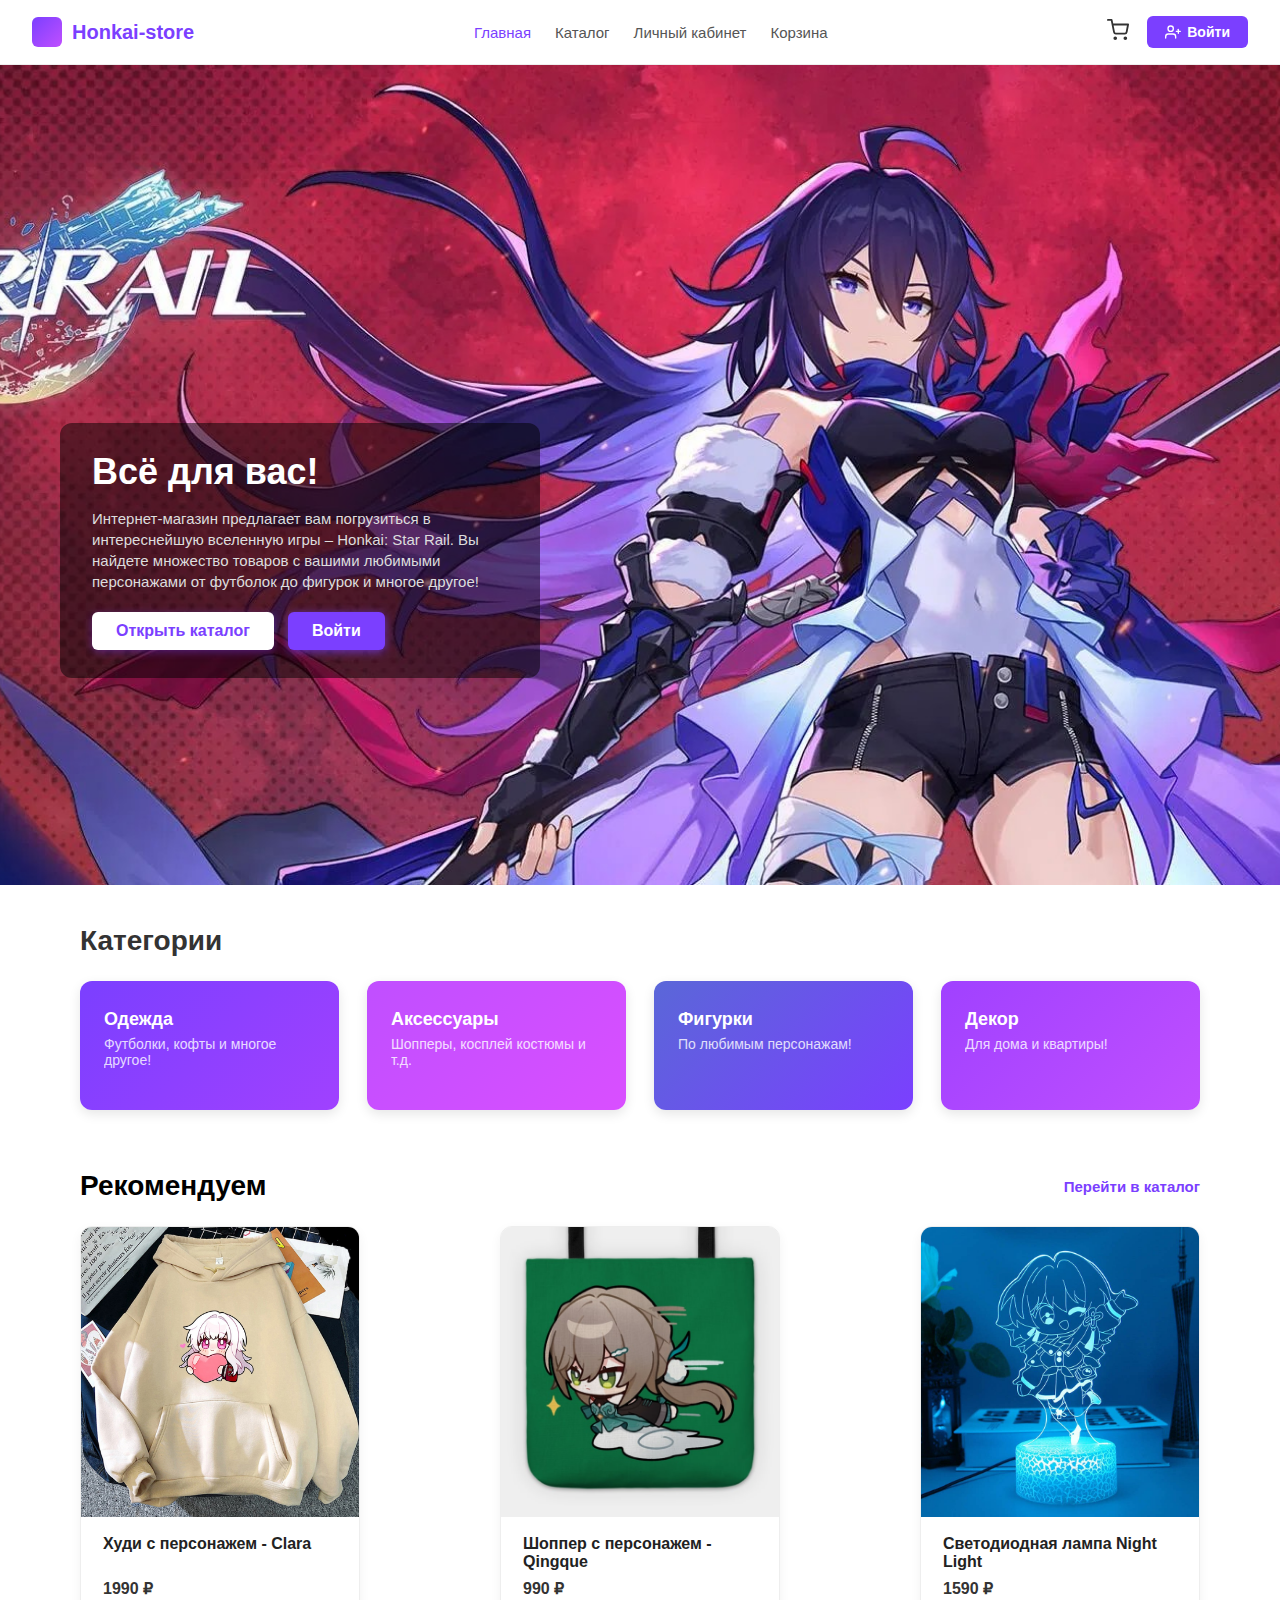
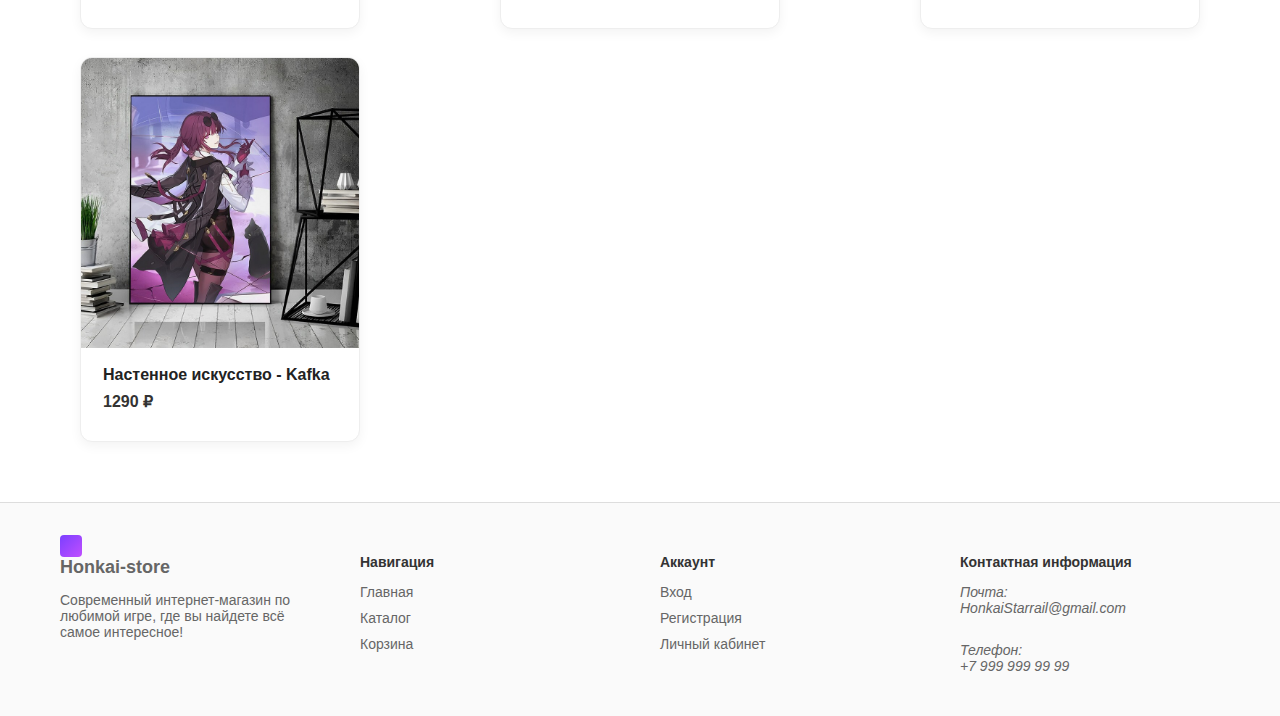
<file: index.html>
<!DOCTYPE html>
<html lang="ru">
<head>
  <!-- Google tag (gtag.js) -->
<script async src="https://www.googletagmanager.com/gtag/js?id=G-M2NVKT6G95"></script>
<script>
  window.dataLayer = window.dataLayer || [];
  function gtag(){dataLayer.push(arguments);}
  gtag('js', new Date());

  gtag('config', 'G-M2NVKT6G95');
</script>
  <meta charset="UTF-8" />
  <meta name="description" content="width=device-width, initial-scale=1" />
  <title>Honkai-store</title>
  <meta name="google-site-verification" content="ut86An6sDqwm9q9AHffm8-_g3ATk7RhbqktgdKgA-Ig" />
  <link rel="stylesheet" href="style/index.css">
</head>
<body>

<header>
  <a href="index.html" class="logo">
    <div class="logo-square"></div>
    Honkai-store
  </a>
  <nav>
    <a href="index.html" class="active">Главная</a>
    <a href="catalog.html">Каталог</a>
    <a href="account.html">Личный кабинет</a>
    <a href="cart.html">Корзина</a>
  </nav>
  <div class="header-right">
    <a href="cart.html">
      <svg class="cart-icon" fill="none" stroke-width="2" stroke-linecap="round" stroke-linejoin="round" viewBox="0 0 24 24" stroke="currentColor"><circle cx="9" cy="21" r="1"></circle><circle cx="20" cy="21" r="1"></circle><path d="M1 1h4l2.68 13.39a2 2 0 0 0 2 1.61h9.72a2 2 0 0 0 2-1.61L23 6H6"></path></svg>
    </a>
    <a href="login.html" class="btn-login" aria-label="Войти">
      <svg fill="none" stroke-width="2" stroke-linecap="round" stroke-linejoin="round" viewBox="0 0 24 24" stroke="currentColor"><path d="M16 21v-2a4 4 0 0 0-4-4H5a4 4 0 0 0-4 4v2"></path><circle cx="8.5" cy="7" r="4"></circle><line x1="20" y1="8" x2="20" y2="14"></line><line x1="23" y1="11" x2="17" y2="11"></line></svg>
      Войти
    </a>
  </div>
</header>

<section class="banner" aria-label="Главный баннер">
  <div class="banner-text">
    <h1>Всё для вас!</h1>
    <p>Интернет-магазин предлагает вам погрузиться в интереснейшую вселенную игры – Honkai: Star Rail. Вы найдете множество товаров с вашими любимыми персонажами от футболок до фигурок и многое другое!</p>
    <div class="banner-buttons">
      <a href="catalog.html" class="btn-primary">Открыть каталог</a>
      <a href="login.html" class="btn-secondary">Войти</a>
    </div>
  </div>
</section>

<section class="categories" aria-labelledby="categories-title">
  <h2 id="categories-title">Категории</h2>
  <div class="category-list">
    <a href="catalog.html?category=clothes" class="category cat1" tabindex="0">
      <strong>Одежда</strong>
      <p>Футболки, кофты и многое другое!</p>
    </a>
    <a href="catalog.html?category=accessories" class="category cat2" tabindex="0">
      <strong>Аксессуары</strong>
      <p>Шопперы, косплей костюмы и т.д.</p>
    </a>
    <a href="catalog.html?category=figures" class="category cat3" tabindex="0">
      <strong>Фигурки</strong>
      <p>По любимым персонажам!</p>
    </a>
    <a href="catalog.html?category=decor" class="category cat4" tabindex="0">
      <strong>Декор</strong>
      <p>Для дома и квартиры!</p>
    </a>
  </div>
</section>

<section class="recommended" aria-labelledby="recommended-title">
  <div class="recommended-header">
    <h2 id="recommended-title">Рекомендуем</h2>
    <a href="catalog.html" class="catalog-link">Перейти в каталог</a>
  </div>
  <div class="products">
    <a href="product.html?id=1" class="product-card" tabindex="0" aria-label="Худи с персонажем - Clara, цена 1990 рублей">
      <img class="product-image" src="Honkai-Star-Rail-Clara-Anime-Print-Hoodies-Women-Vintage-Winter-Autumn-Loose-Hooded-Tops-Grunge-Street.jpg" alt="Худи с персонажем Clara" />
      <div class="product-info">
        <h3 class="product-title">Худи с персонажем - Clara</h3>
        <p class="product-price">1990 ₽</p>
      </div>
    </a>
    <a href="product.html?id=2" class="product-card" tabindex="0" aria-label="Шоппер с персонажем - Qingque, цена 990 рублей">
      <img class="product-image" src="44519951_0-17.jpg" alt="Шоппер с персонажем Qingque" />
      <div class="product-info">
        <h3 class="product-title">Шоппер с персонажем - Qingque</h3>
        <p class="product-price">990 ₽</p>
      </div>
    </a>
    <a href="product.html?id=3" class="product-card" tabindex="0" aria-label="Светодиодная лампа Night Light, цена 1590 рублей">
      <img class="product-image" src="Honkai-Star-Rail-Night-Light-3D-LED-Night-Light-Jingyuan-Bailu-March-7-Creative-Table-Lamp-2.jpg" alt="Светодиодная лампа Night Light" />
      <div class="product-info">
        <h3 class="product-title">Светодиодная лампа Night Light</h3>
        <p class="product-price">1590 ₽</p>
      </div>
    </a>
    <a href="product.html?id=4" class="product-card" tabindex="0" aria-label="Настенное искусство - Kafka, цена 1290 рублей">
      <img class="product-image" src="Honkai-Star-Rail-Classic-Anime-Poster-Fancy-Wall-Sticker-For-Living-Room-Bar-Decoration-Nordic-Home-3.jpg" alt="Настенное искусство Kafka" />
      <div class="product-info">
        <h3 class="product-title">Настенное искусство - Kafka</h3>
        <p class="product-price">1290 ₽</p>
      </div>
    </a>
  </div>
</section>

<footer>
  <div class="footer-col">
    <a href="index.html" class="footer-logo">
      <div class="logo-square"></div>
      Honkai-store
    </a>
    <p>Современный интернет-магазин по любимой игре, где вы найдете всё самое интересное!</p>
  </div>
  <div class="footer-col" aria-label="Навигация">
    <h4>Навигация</h4>
    <a href="index.html">Главная</a>
    <a href="catalog.html">Каталог</a>
    <a href="cart.html">Корзина</a>
  </div>
  <div class="footer-col" aria-label="Аккаунт">
    <h4>Аккаунт</h4>
    <a href="login.html">Вход</a>
    <a href="register.html">Регистрация</a>
    <a href="account.html">Личный кабинет</a>
  </div>
  <div class="footer-col" aria-label="Контактная информация">
    <h4>Контактная информация</h4>
    <address>
      Почта: <a href="mailto:HonkaiStarrail@gmail.com">HonkaiStarrail@gmail.com</a><br/>
      Телефон: <a href="tel:+79999999999">+7 999 999 99 99</a>
    </address>
  </div>
</footer>

</body>
</html>
</file>
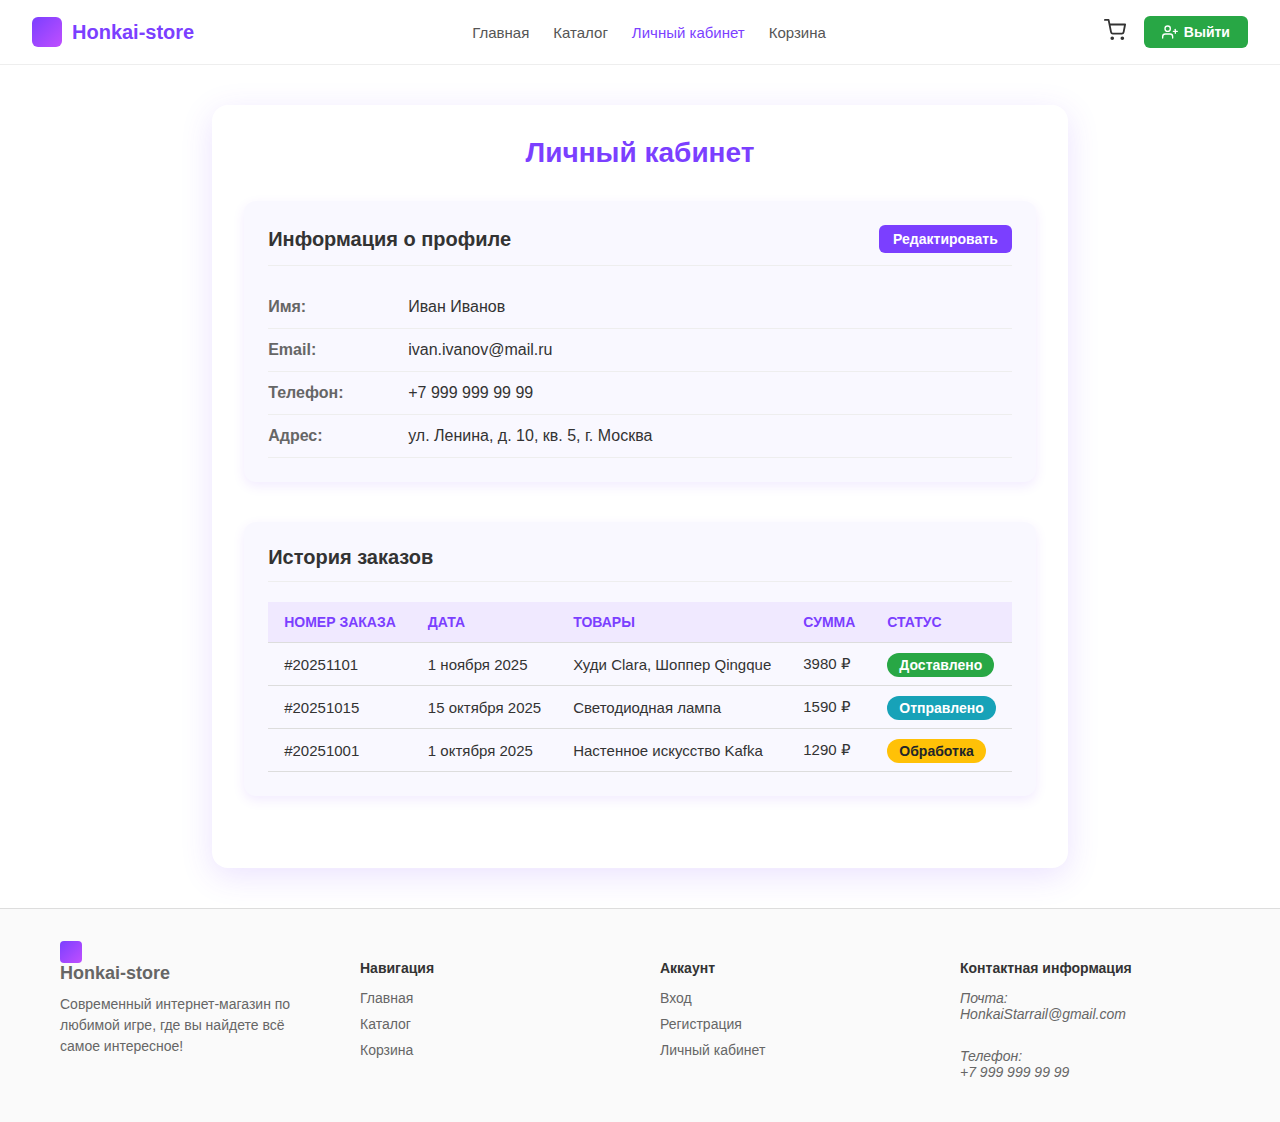
<file: account.html>
<!DOCTYPE html>
<html lang="ru">
<head>
  <meta charset="UTF-8">
  <meta name="viewport" content="width=device-width, initial-scale=1">
  <title>Личный кабинет — Honkai-store</title>
  <link rel="stylesheet" href="style/account.css">
</head>
<!-- Google tag (gtag.js) -->
<script async src="https://www.googletagmanager.com/gtag/js?id=G-M2NVKT6G95"></script>
<script>
  window.dataLayer = window.dataLayer || [];
  function gtag(){dataLayer.push(arguments);}
  gtag('js', new Date());

  gtag('config', 'G-M2NVKT6G95');
</script>
<body>
  <header>
    
    <a href="index.html" class="logo">
      <div class="logo-square"></div>
      Honkai-store
    </a>
    <nav>
      <a href="index.html">Главная</a>
      <a href="catalog.html">Каталог</a>
      <a href="account.html" class="active">Личный кабинет</a>
      <a href="cart.html">Корзина</a>
    </nav>
    <div class="header-right">
      
      <a href="cart.html">
        <svg class="cart-icon" fill="none" stroke-width="2" stroke-linecap="round" stroke-linejoin="round" viewBox="0 0 24 24" stroke="currentColor">
          <circle cx="9" cy="21" r="1"></circle>
          <circle cx="20" cy="21" r="1"></circle>
          <path d="M1 1h4l2.68 13.39a2 2 0 0 0 2 1.61h9.72a2 2 0 0 0 2-1.61L23 6H6"></path>
        </svg>
      </a>
      
      <button class="btn-logout" onclick="logout()">
        <svg fill="none" stroke-width="2" stroke-linecap="round" stroke-linejoin="round" viewBox="0 0 24 24" stroke="currentColor">
          <path d="M16 21v-2a4 4 0 0 0-4-4H5a4 4 0 0 0-4 4v2"></path>
          <circle cx="8.5" cy="7" r="4"></circle>
          <line x1="20" y1="8" x2="20" y2="14"></line>
          <line x1="23" y1="11" x2="17" y2="11"></line>
        </svg>
        Выйти
      </button>
    </div>
  </header>

  <main>
    <h1>Личный кабинет</h1>
    
    <div class="profile-section" id="profileInfo">
      <div class="section-header">
        <h2 class="section-title">Информация о профиле</h2>
        <button class="btn-edit" onclick="toggleEdit('profileInfo')">Редактировать</button>
      </div>
      <div class="profile-field">
        <span class="field-label">Имя:</span>
        <span class="field-value" id="nameValue">Иван Иванов</span>
        <input type="text" class="field-input" id="nameInput" value="Иван Иванов" style="display: none;">
      </div>
      <div class="profile-field">
        <span class="field-label">Email:</span>
        <span class="field-value" id="emailValue">ivan.ivanov@mail.ru</span>
        <input type="email" class="field-input" id="emailInput" value="ivan.ivanov@mail.ru" style="display: none;">
      </div>
      <div class="profile-field">
        <span class="field-label">Телефон:</span>
        <span class="field-value" id="phoneValue">+7 999 999 99 99</span>
        <input type="tel" class="field-input" id="phoneInput" value="+7 999 999 99 99" style="display: none;">
      </div>
      <div class="profile-field">
        <span class="field-label">Адрес:</span>
        <span class="field-value" id="addressValue">ул. Ленина, д. 10, кв. 5, г. Москва</span>
        <input type="text" class="field-input" id="addressInput" value="ул. Ленина, д. 10, кв. 5, г. Москва" style="display: none;">
      </div>
      <div style="text-align: right; margin-top: 16px; display: none;" id="profileButtons">
        <button class="btn-save" onclick="saveProfile()">Сохранить</button>
        <button class="btn-cancel" onclick="cancelEdit('profileInfo')">Отмена</button>
      </div>
    </div>

    <div class="profile-section orders">
      <div class="section-header">
        <h2 class="section-title">История заказов</h2>
      </div>
      <table>
        <thead>
          <tr>
            <th>Номер заказа</th>
            <th>Дата</th>
            <th>Товары</th>
            <th>Сумма</th>
            <th>Статус</th>
          </tr>
        </thead>
        <tbody>
          <tr>
            <td>#20251101</td>
            <td>1 ноября 2025</td>
            <td>Худи Clara, Шоппер Qingque</td>
            <td>3980 ₽</td>
            <td><span class="order-status status-delivered">Доставлено</span></td>
          </tr>
          <tr>
            <td>#20251015</td>
            <td>15 октября 2025</td>
            <td>Светодиодная лампа</td>
            <td>1590 ₽</td>
            <td><span class="order-status status-shipped">Отправлено</span></td>
          </tr>
          <tr>
            <td>#20251001</td>
            <td>1 октября 2025</td>
            <td>Настенное искусство Kafka</td>
            <td>1290 ₽</td>
            <td><span class="order-status status-pending">Обработка</span></td>
          </tr>
        </tbody>
      </table>
    </div>
  </main>

  <!-- Футер -->
  <footer>
    <div class="footer-col">
      <a href="index.html" class="footer-logo">
        <div class="logo-square"></div>
        Honkai-store
      </a>
      <p>Современный интернет-магазин по любимой игре, где вы найдете всё самое интересное!</p>
    </div>
    <div class="footer-col" aria-label="Навигация">
      <h4>Навигация</h4>
      <a href="index.html">Главная</a>
      <a href="catalog.html">Каталог</a>
      <a href="cart.html">Корзина</a>
    </div>
    <div class="footer-col" aria-label="Аккаунт">
      <h4>Аккаунт</h4>
      <a href="login.html">Вход</a>
      <a href="register.html">Регистрация</a>
      <a href="account.html">Личный кабинет</a>
    </div>
    <div class="footer-col" aria-label="Контактная информация">
      <h4>Контактная информация</h4>
      <address>
        Почта: <a href="mailto:HonkaiStarrail@gmail.com">HonkaiStarrail@gmail.com</a><br/>
        Телефон: <a href="tel:+79999999999">+7 999 999 99 99</a>
      </address>
    </div>
  </footer>

  <script>
    function toggleEdit(sectionId) {
      const section = document.getElementById(sectionId);
      const values = section.querySelectorAll('.field-value');
      const inputs = section.querySelectorAll('.field-input');
      const buttons = document.getElementById('profileButtons');
      
      values.forEach(v => v.style.display = 'none');
      inputs.forEach(i => i.style.display = 'block');
      buttons.style.display = 'block';
    }

    function cancelEdit(sectionId) {
      const section = document.getElementById(sectionId);
      const values = section.querySelectorAll('.field-value');
      const inputs = section.querySelectorAll('.field-input');
      const buttons = document.getElementById('profileButtons');
      
      
      document.getElementById('nameInput').value = document.getElementById('nameValue').textContent;
      document.getElementById('emailInput').value = document.getElementById('emailValue').textContent;
      document.getElementById('phoneInput').value = document.getElementById('phoneValue').textContent;
      document.getElementById('addressInput').value = document.getElementById('addressValue').textContent;
      
      values.forEach(v => v.style.display = 'block');
      inputs.forEach(i => i.style.display = 'none');
      buttons.style.display = 'none';
    }

    function saveProfile() {
      const name = document.getElementById('nameInput').value;
      const email = document.getElementById('emailInput').value;
      const phone = document.getElementById('phoneInput').value;
      const address = document.getElementById('addressInput').value;
      
      document.getElementById('nameValue').textContent = name;
      document.getElementById('emailValue').textContent = email;
      document.getElementById('phoneValue').textContent = phone;
      document.getElementById('addressValue').textContent = address;
      
      cancelEdit('profileInfo');
      alert('Профиль успешно обновлен!');
    }

    function logout() {
      if(confirm('Вы уверены, что хотите выйти из аккаунта?')) {
        
        window.location.href = 'index.html';
      }
    }
  </script>
</body>

</html>
</file>
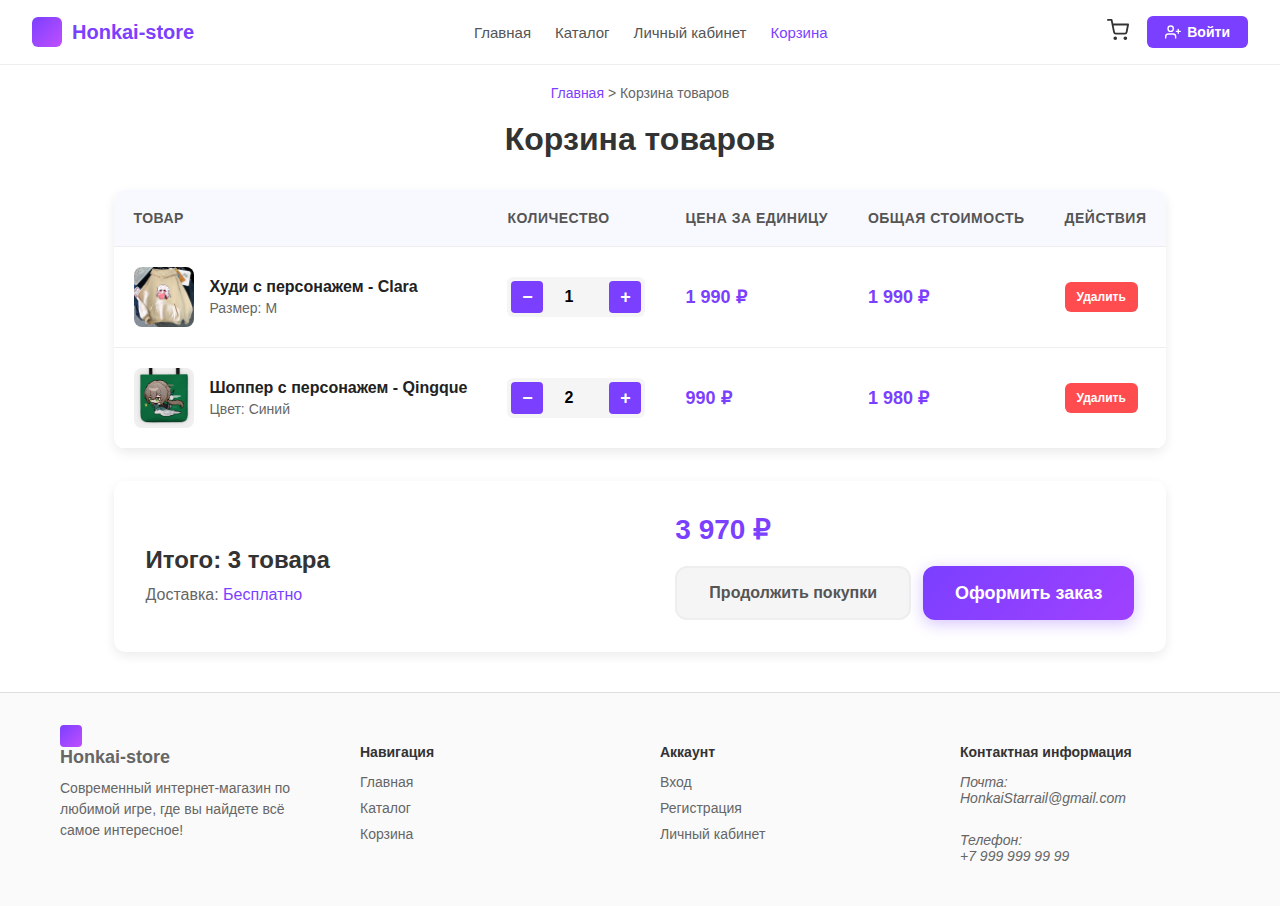
<file: cart.html>
<!DOCTYPE html>
<html lang="ru">
<head>
  <!-- Google tag (gtag.js) -->
<script async src="https://www.googletagmanager.com/gtag/js?id=G-M2NVKT6G95"></script>
<script>
  window.dataLayer = window.dataLayer || [];
  function gtag(){dataLayer.push(arguments);}
  gtag('js', new Date());

  gtag('config', 'G-M2NVKT6G95');
</script>
  <meta charset="UTF-8">
  <meta name="viewport" content="width=device-width, initial-scale=1">
  <title>Корзина — Honkai-store</title>
  <link rel="stylesheet" href="style/cart.css">
</head>
<body>
  <header>
    
    <a href="index.html" class="logo">
      <div class="logo-square"></div>
      Honkai-store
    </a>
    <nav>
      <a href="index.html">Главная</a>
      <a href="catalog.html">Каталог</a>
      <a href="account.html">Личный кабинет</a>
      <a href="cart.html" class="active">Корзина</a>
    </nav>
    <div class="header-right">
      
      <a href="cart.html">
        <svg class="cart-icon" fill="none" stroke-width="2" stroke-linecap="round" stroke-linejoin="round" viewBox="0 0 24 24" stroke="currentColor">
          <circle cx="9" cy="21" r="1"></circle>
          <circle cx="20" cy="21" r="1"></circle>
          <path d="M1 1h4l2.68 13.39a2 2 0 0 0 2 1.61h9.72a2 2 0 0 0 2-1.61L23 6H6"></path>
        </svg>
      </a>
      
      <a href="login.html" class="btn-login">
        <svg fill="none" stroke-width="2" stroke-linecap="round" stroke-linejoin="round" viewBox="0 0 24 24" stroke="currentColor">
          <path d="M16 21v-2a4 4 0 0 0-4-4H5a4 4 0 0 0-4 4v2"></path>
          <circle cx="8.5" cy="7" r="4"></circle>
          <line x1="20" y1="8" x2="20" y2="14"></line>
          <line x1="23" y1="11" x2="17" y2="11"></line>
        </svg>
        Войти
      </a>
    </div>
  </header>

  
  <div class="breadcrumbs">
    <a href="index.html">Главная</a> > Корзина товаров
  </div>

  <main>
    <h1 class="page-title">Корзина товаров</h1>

    <table class="cart-table">
      <thead>
        <tr>
          <th>Товар</th>
          <th>Количество</th>
          <th>Цена за единицу</th>
          <th>Общая стоимость</th>
          <th>Действия</th>
        </tr>
      </thead>
      <tbody>
        <tr>
          <td>
            
            <a href="product.html?id=1" class="cart-product">
              <img class="product-image" src="Honkai-Star-Rail-Clara-Anime-Print-Hoodies-Women-Vintage-Winter-Autumn-Loose-Hooded-Tops-Grunge-Street.jpg" alt="Худи Clara">
              <div class="product-info">
                <h4>Худи с персонажем - Clara</h4>
                <p>Размер: M</p>
              </div>
            </a>
          </td>
          <td>
            <div class="quantity-controls">
              <button class="quantity-btn" onclick="changeQuantity(this, -1)">−</button>
              <input type="number" class="quantity-input" value="1" min="1">
              <button class="quantity-btn" onclick="changeQuantity(this, 1)">+</button>
            </div>
          </td>
          <td class="price">1 990 ₽</td>
          <td class="price">1 990 ₽</td>
          <td>
            <div class="cart-actions">
              <button class="btn-remove" onclick="removeItem(this)">Удалить</button>
            </div>
          </td>
        </tr>
        <tr>
          <td>
            
            <a href="product.html?id=3" class="cart-product">
              <img class="product-image" src="44519951_0-17.jpg" alt="Шоппер Qingque">
              <div class="product-info">
                <h4>Шоппер с персонажем - Qingque</h4>
                <p>Цвет: Синий</p>
              </div>
            </a>
          </td>
          <td>
            <div class="quantity-controls">
              <button class="quantity-btn" onclick="changeQuantity(this, -1)">−</button>
              <input type="number" class="quantity-input" value="2" min="1">
              <button class="quantity-btn" onclick="changeQuantity(this, 1)">+</button>
            </div>
          </td>
          <td class="price">990 ₽</td>
          <td class="price">1 980 ₽</td>
          <td>
            <div class="cart-actions">
              <button class="btn-remove" onclick="removeItem(this)">Удалить</button>
            </div>
          </td>
        </tr>
      </tbody>
    </table>

    <div class="cart-summary">
      <div class="summary-left">
        <h3>Итого: 3 товара</h3>
        <div style="font-size: 16px; color: #666; margin-bottom: 16px;">
          Доставка: <span style="color: #7b3fff;">Бесплатно</span>
        </div>
      </div>
      <div>
        <div class="total-price">3 970 ₽</div>
        <div style="display: flex; gap: 12px; margin-top: 20px;">
          <a href="catalog.html" class="btn-continue">Продолжить покупки</a>
          <button class="btn-checkout" onclick="checkout()">Оформить заказ</button>
        </div>
      </div>
    </div>
  </main>

  <!-- Футер -->
  <footer>
    <div class="footer-col">
      <a href="index.html" class="footer-logo">
        <div class="logo-square"></div>
        Honkai-store
      </a>
      <p>Современный интернет-магазин по любимой игре, где вы найдете всё самое интересное!</p>
    </div>
    <div class="footer-col" aria-label="Навигация">
      <h4>Навигация</h4>
      <a href="index.html">Главная</a>
      <a href="catalog.html">Каталог</a>
      <a href="cart.html">Корзина</a>
    </div>
    <div class="footer-col" aria-label="Аккаунт">
      <h4>Аккаунт</h4>
      <a href="login.html">Вход</a>
      <a href="register.html">Регистрация</a>
      <a href="account.html">Личный кабинет</a>
    </div>
    <div class="footer-col" aria-label="Контактная информация">
      <h4>Контактная информация</h4>
      <address>
        Почта: <a href="mailto:HonkaiStarrail@gmail.com">HonkaiStarrail@gmail.com</a><br/>
        Телефон: <a href="tel:+79999999999">+7 999 999 99 99</a>
      </address>
    </div>
  </footer>

  <script>
    function changeQuantity(button, delta) {
      const input = button.parentElement.querySelector('.quantity-input');
      let value = parseInt(input.value) + delta;
      if (value < 1) value = 1;
      input.value = value;
      
      
      updateTotalPrice();
    }

    function removeItem(button) {
      if (confirm('Удалить товар из корзины?')) {
        button.closest('tr').remove();
        updateTotalPrice();
      }
    }

    function updateTotalPrice() {
      
      console.log('Общая сумма обновлена');
    }

    function checkout() {
      
      if (confirm('Перейти к оформлению заказа?')) {
        window.location.href = 'account.html'; 
      }
    }

    
    document.addEventListener('DOMContentLoaded', function() {
      updateTotalPrice();
    });
  </script>
</body>

</html>
</file>
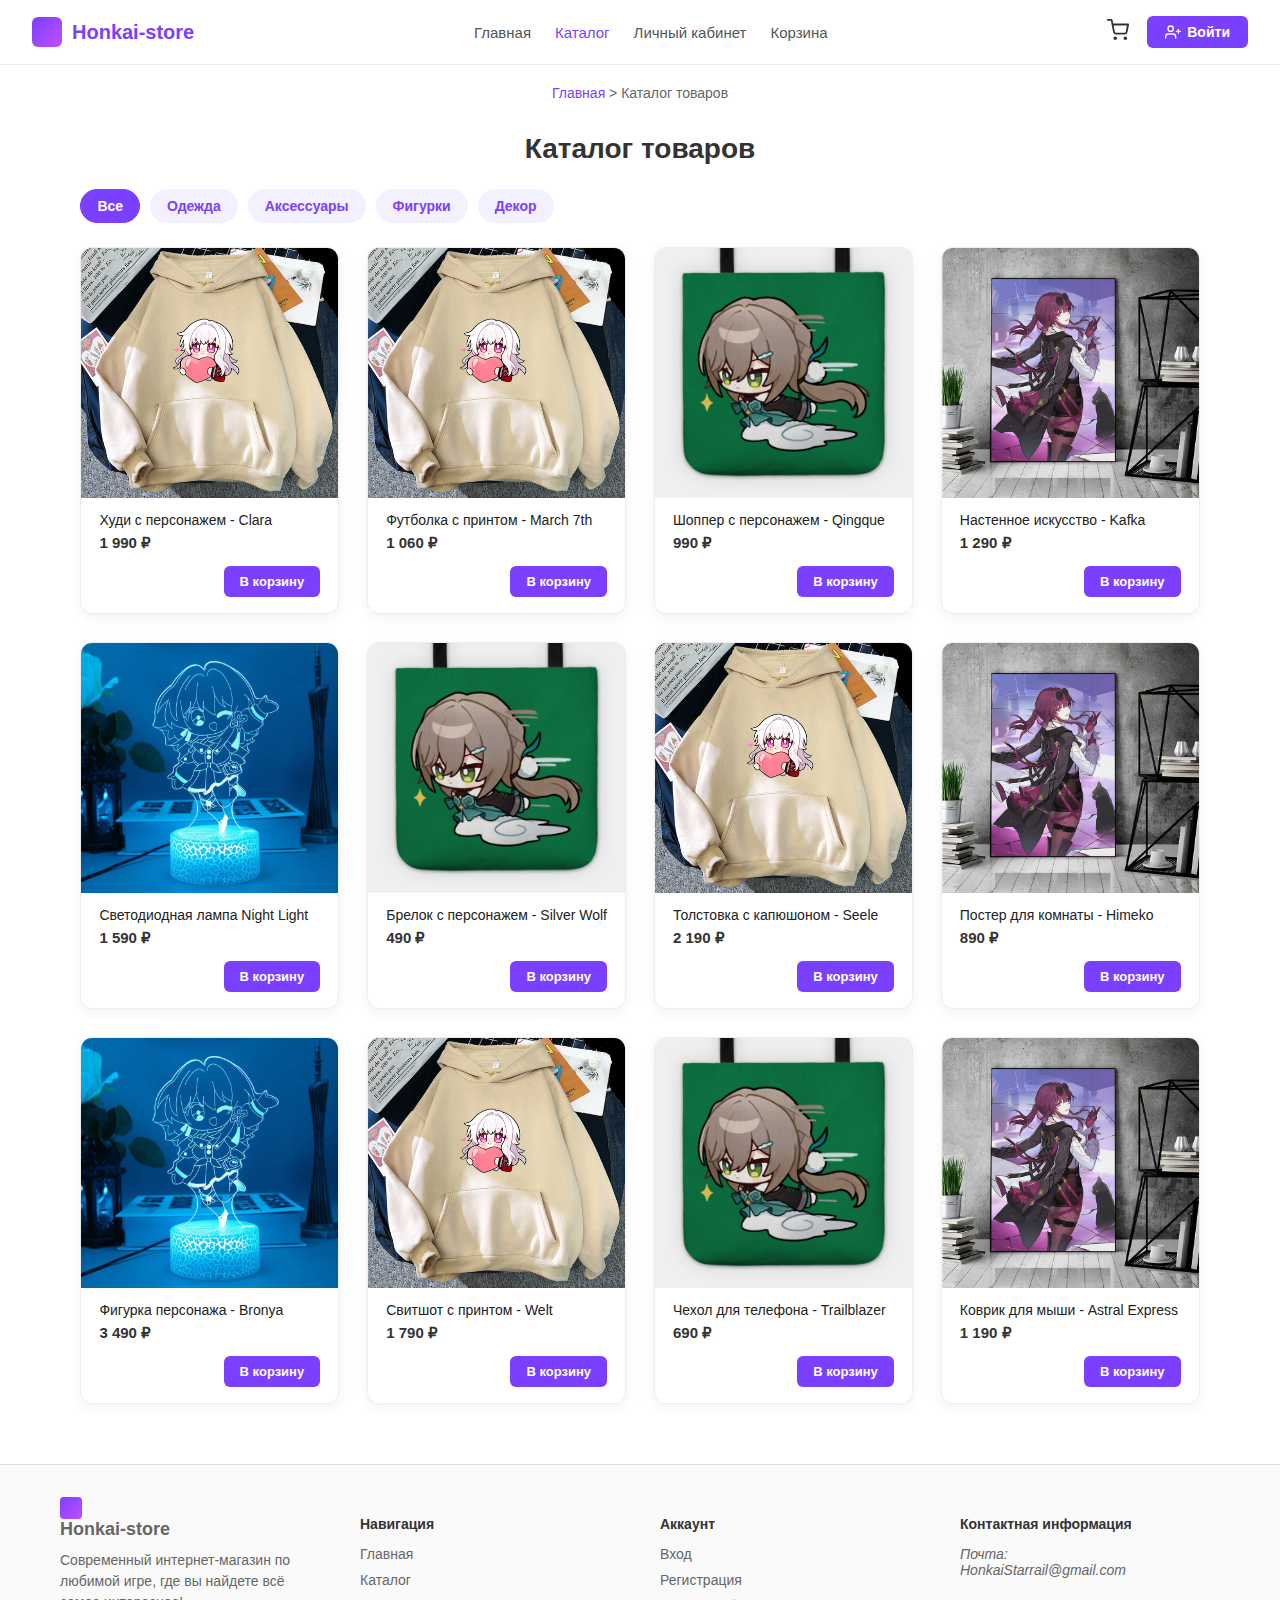
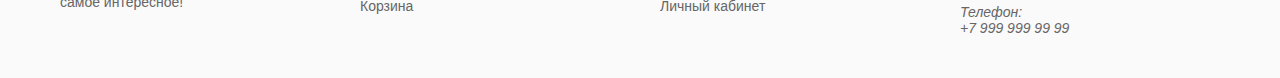
<file: catalog.html>
<!DOCTYPE html>
<html lang="ru">
<head>
  <meta charset="UTF-8" />
  <meta name="viewport" content="width=device-width, initial-scale=1" />
  <title>Каталог товаров | Honkai-store</title>
  <link rel="stylesheet" href="style/catalog.css">
</head>
<!-- Google tag (gtag.js) -->
<script async src="https://www.googletagmanager.com/gtag/js?id=G-M2NVKT6G95"></script>
<script>
  window.dataLayer = window.dataLayer || [];
  function gtag(){dataLayer.push(arguments);}
  gtag('js', new Date());

  gtag('config', 'G-M2NVKT6G95');
</script>
<body>

<header>
  
  <a href="index.html" class="logo">
    <div class="logo-square"></div>
    Honkai-store
  </a>
  <nav>
    <a href="index.html">Главная</a>
    <a href="catalog.html" class="active">Каталог</a>
    <a href="account.html">Личный кабинет</a>
    <a href="cart.html">Корзина</a>
  </nav>
  <div class="header-right">
    
    <a href="cart.html">
      <svg class="cart-icon" fill="none" stroke-width="2" stroke-linecap="round" stroke-linejoin="round" viewBox="0 0 24 24" stroke="currentColor">
        <circle cx="9" cy="21" r="1"></circle>
        <circle cx="20" cy="21" r="1"></circle>
        <path d="M1 1h4l2.68 13.39a2 2 0 0 0 2 1.61h9.72a2 2 0 0 0 2-1.61L23 6H6"></path>
      </svg>
    </a>
    
    <a href="login.html" class="btn-login">
      <svg fill="none" stroke-width="2" stroke-linecap="round" stroke-linejoin="round" viewBox="0 0 24 24" stroke="currentColor">
        <path d="M16 21v-2a4 4 0 0 0-4-4H5a4 4 0 0 0-4 4v2"></path>
        <circle cx="8.5" cy="7" r="4"></circle>
        <line x1="20" y1="8" x2="20" y2="14"></line>
        <line x1="23" y1="11" x2="17" y2="11"></line>
      </svg>
      Войти
    </a>
  </div>
</header>


<div class="breadcrumbs">
  <a href="index.html">Главная</a> > Каталог товаров
</div>

<main class="catalog-wrapper">
  <h1 class="catalog-title">Каталог товаров</h1>

  <!-- Фильтры -->
  <div class="filters">
    <button class="filter-btn active" data-filter="all">Все</button>
    <button class="filter-btn" data-filter="clothes">Одежда</button>
    <button class="filter-btn" data-filter="accessories">Аксессуары</button>
    <button class="filter-btn" data-filter="figures">Фигурки</button>
    <button class="filter-btn" data-filter="decor">Декор</button>
  </div>

  
  <section class="product-grid">
    
    <a href="product.html?id=1" class="product-card" data-category="clothes">
      <img class="product-image" src="Honkai-Star-Rail-Clara-Anime-Print-Hoodies-Women-Vintage-Winter-Autumn-Loose-Hooded-Tops-Grunge-Street.jpg" alt="Худи с персонажем Clara" />
      <div class="product-info">
        <div class="product-name">Худи с персонажем - Clara</div>
        <div class="product-price">1 990 ₽</div>
        <button class="product-btn" type="button" onclick="event.preventDefault(); addToCart(1)">В корзину</button>
      </div>
    </a>

    <a href="product.html?id=2" class="product-card" data-category="clothes">
      <img class="product-image" src="Honkai-Star-Rail-Clara-Anime-Print-Hoodies-Women-Vintage-Winter-Autumn-Loose-Hooded-Tops-Grunge-Street.jpg" alt="Футболка с принтом" />
      <div class="product-info">
        <div class="product-name">Футболка с принтом - March 7th</div>
        <div class="product-price">1 060 ₽</div>
        <button class="product-btn" type="button" onclick="event.preventDefault(); addToCart(2)">В корзину</button>
      </div>
    </a>

    <a href="product.html?id=3" class="product-card" data-category="accessories">
      <img class="product-image" src="44519951_0-17.jpg" alt="Шоппер с персонажем Qingque" />
      <div class="product-info">
        <div class="product-name">Шоппер с персонажем - Qingque</div>
        <div class="product-price">990 ₽</div>
        <button class="product-btn" type="button" onclick="event.preventDefault(); addToCart(3)">В корзину</button>
      </div>
    </a>

    <a href="product.html?id=4" class="product-card" data-category="decor">
      <img class="product-image" src="Honkai-Star-Rail-Classic-Anime-Poster-Fancy-Wall-Sticker-For-Living-Room-Bar-Decoration-Nordic-Home-3.jpg" alt="Настенное искусство Kafka" />
      <div class="product-info">
        <div class="product-name">Настенное искусство - Kafka</div>
        <div class="product-price">1 290 ₽</div>
        <button class="product-btn" type="button" onclick="event.preventDefault(); addToCart(4)">В корзину</button>
      </div>
    </a>

    <a href="product.html?id=5" class="product-card" data-category="figures">
      <img class="product-image" src="Honkai-Star-Rail-Night-Light-3D-LED-Night-Light-Jingyuan-Bailu-March-7-Creative-Table-Lamp-2.jpg" alt="Светодиодная лампа Night Light" />
      <div class="product-info">
        <div class="product-name">Светодиодная лампа Night Light</div>
        <div class="product-price">1 590 ₽</div>
        <button class="product-btn" type="button" onclick="event.preventDefault(); addToCart(5)">В корзину</button>
      </div>
    </a>

    <a href="product.html?id=6" class="product-card" data-category="accessories">
      <img class="product-image" src="44519951_0-17.jpg" alt="Брелок с персонажем" />
      <div class="product-info">
        <div class="product-name">Брелок с персонажем - Silver Wolf</div>
        <div class="product-price">490 ₽</div>
        <button class="product-btn" type="button" onclick="event.preventDefault(); addToCart(6)">В корзину</button>
      </div>
    </a>

    <a href="product.html?id=7" class="product-card" data-category="clothes">
      <img class="product-image" src="Honkai-Star-Rail-Clara-Anime-Print-Hoodies-Women-Vintage-Winter-Autumn-Loose-Hooded-Tops-Grunge-Street.jpg" alt="Толстовка с капюшоном" />
      <div class="product-info">
        <div class="product-name">Толстовка с капюшоном - Seele</div>
        <div class="product-price">2 190 ₽</div>
        <button class="product-btn" type="button" onclick="event.preventDefault(); addToCart(7)">В корзину</button>
      </div>
    </a>

    <a href="product.html?id=8" class="product-card" data-category="decor">
      <img class="product-image" src="Honkai-Star-Rail-Classic-Anime-Poster-Fancy-Wall-Sticker-For-Living-Room-Bar-Decoration-Nordic-Home-3.jpg" alt="Постер для комнаты" />
      <div class="product-info">
        <div class="product-name">Постер для комнаты - Himeko</div>
        <div class="product-price">890 ₽</div>
        <button class="product-btn" type="button" onclick="event.preventDefault(); addToCart(8)">В корзину</button>
      </div>
    </a>

    <a href="product.html?id=9" class="product-card" data-category="figures">
      <img class="product-image" src="Honkai-Star-Rail-Night-Light-3D-LED-Night-Light-Jingyuan-Bailu-March-7-Creative-Table-Lamp-2.jpg" alt="Фигурка персонажа" />
      <div class="product-info">
        <div class="product-name">Фигурка персонажа - Bronya</div>
        <div class="product-price">3 490 ₽</div>
        <button class="product-btn" type="button" onclick="event.preventDefault(); addToCart(9)">В корзину</button>
      </div>
    </a>

    <a href="product.html?id=10" class="product-card" data-category="clothes">
      <img class="product-image" src="Honkai-Star-Rail-Clara-Anime-Print-Hoodies-Women-Vintage-Winter-Autumn-Loose-Hooded-Tops-Grunge-Street.jpg" alt="Свитшот с принтом" />
      <div class="product-info">
        <div class="product-name">Свитшот с принтом - Welt</div>
        <div class="product-price">1 790 ₽</div>
        <button class="product-btn" type="button" onclick="event.preventDefault(); addToCart(10)">В корзину</button>
      </div>
    </a>

    <a href="product.html?id=11" class="product-card" data-category="accessories">
      <img class="product-image" src="44519951_0-17.jpg" alt="Чехол для телефона" />
      <div class="product-info">
        <div class="product-name">Чехол для телефона - Trailblazer</div>
        <div class="product-price">690 ₽</div>
        <button class="product-btn" type="button" onclick="event.preventDefault(); addToCart(11)">В корзину</button>
      </div>
    </a>

    <a href="product.html?id=12" class="product-card" data-category="decor">
      <img class="product-image" src="Honkai-Star-Rail-Classic-Anime-Poster-Fancy-Wall-Sticker-For-Living-Room-Bar-Decoration-Nordic-Home-3.jpg" alt="Коврик для мыши" />
      <div class="product-info">
        <div class="product-name">Коврик для мыши - Astral Express</div>
        <div class="product-price">1 190 ₽</div>
        <button class="product-btn" type="button" onclick="event.preventDefault(); addToCart(12)">В корзину</button>
      </div>
    </a>
  </section>
</main>

<!-- Футер -->
<footer>
  <div class="footer-col">
    <a href="index.html" class="footer-logo">
      <div class="logo-square"></div>
      Honkai-store
    </a>
    <p>Современный интернет-магазин по любимой игре, где вы найдете всё самое интересное!</p>
  </div>
  <div class="footer-col" aria-label="Навигация">
    <h4>Навигация</h4>
    <a href="index.html">Главная</a>
    <a href="catalog.html">Каталог</a>
    <a href="cart.html">Корзина</a>
  </div>
  <div class="footer-col" aria-label="Аккаунт">
    <h4>Аккаунт</h4>
    <a href="login.html">Вход</a>
    <a href="register.html">Регистрация</a>
    <a href="account.html">Личный кабинет</a>
  </div>
  <div class="footer-col" aria-label="Контактная информация">
    <h4>Контактная информация</h4>
    <address>
      Почта: <a href="mailto:HonkaiStarrail@gmail.com">HonkaiStarrail@gmail.com</a><br/>
      Телефон: <a href="tel:+79999999999">+7 999 999 99 99</a>
    </address>
  </div>
</footer>

<script>
  
  const filterButtons = document.querySelectorAll('.filter-btn');
  const products = document.querySelectorAll('.product-card');

  filterButtons.forEach(btn => {
    btn.addEventListener('click', () => {
      const filter = btn.getAttribute('data-filter');

      
      filterButtons.forEach(b => b.classList.remove('active'));
      btn.classList.add('active');

      products.forEach(card => {
        const cat = card.getAttribute('data-category');
        if (filter === 'all' || cat === filter) {
          card.style.display = '';
        } else {
          card.style.display = 'none';
        }
      });
    });
  });


  function addToCart(productId) {
    
    alert(`Товар #${productId} добавлен в корзину!`);
    
    
  }

  
  window.addEventListener('DOMContentLoaded', () => {
    const urlParams = new URLSearchParams(window.location.search);
    const category = urlParams.get('category');
    
    if (category) {
      const filterBtn = document.querySelector(`.filter-btn[data-filter="${category}"]`);
      if (filterBtn) {
        filterBtn.click();
      }
    }
  });
</script>

</body>

</html>
</file>
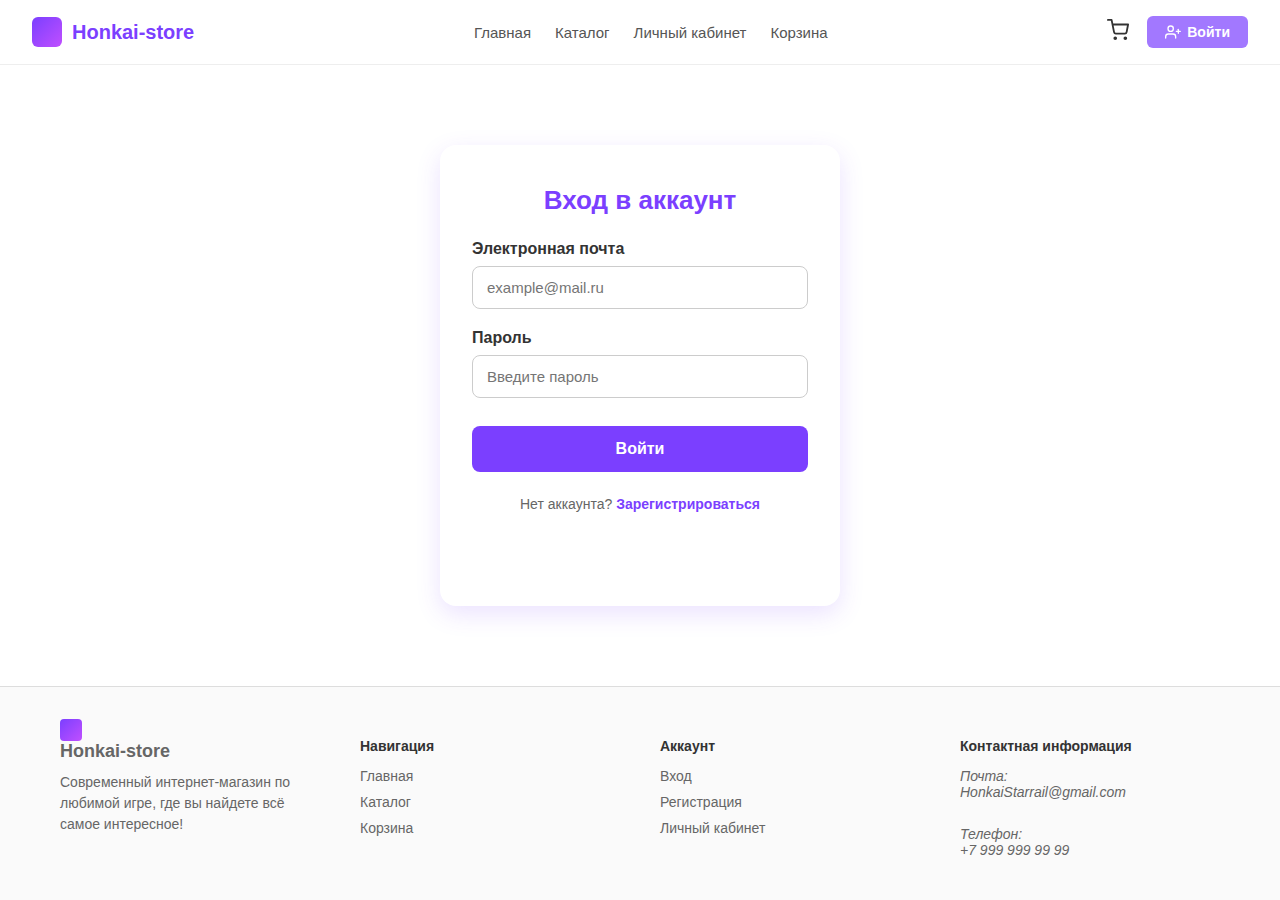
<file: login.html>
<!DOCTYPE html>
<html lang="ru">
<head>
  <!-- Google tag (gtag.js) -->
<script async src="https://www.googletagmanager.com/gtag/js?id=G-M2NVKT6G95"></script>
<script>
  window.dataLayer = window.dataLayer || [];
  function gtag(){dataLayer.push(arguments);}
  gtag('js', new Date());

  gtag('config', 'G-M2NVKT6G95');
</script>
  <meta charset="UTF-8">
  <meta name="viewport" content="width=device-width, initial-scale=1">
  <title>Вход — Honkai-store</title>
  <link rel="stylesheet" href="style/login.css">
</head>
<body>
  <header>
    
    <a href="index.html" class="logo">
      <div class="logo-square"></div>
      Honkai-store
    </a>
    <nav>
      <a href="index.html">Главная</a>
      <a href="catalog.html">Каталог</a>
      <a href="account.html">Личный кабинет</a>
      <a href="cart.html">Корзина</a>
    </nav>
    <div class="header-right">
      
      <a href="cart.html">
        <svg class="cart-icon" fill="none" stroke-width="2" stroke-linecap="round" stroke-linejoin="round" viewBox="0 0 24 24" stroke="currentColor">
          <circle cx="9" cy="21" r="1"></circle>
          <circle cx="20" cy="21" r="1"></circle>
          <path d="M1 1h4l2.68 13.39a2 2 0 0 0 2 1.61h9.72a2 2 0 0 0 2-1.61L23 6H6"></path>
        </svg>
      </a>
      
      <button class="btn-login" type="button" disabled style="opacity: 0.7; cursor: default;">
        <svg fill="none" stroke-width="2" stroke-linecap="round" stroke-linejoin="round" viewBox="0 0 24 24" stroke="currentColor">
          <path d="M16 21v-2a4 4 0 0 0-4-4H5a4 4 0 0 0-4 4v2"></path>
          <circle cx="8.5" cy="7" r="4"></circle>
          <line x1="20" y1="8" x2="20" y2="14"></line>
          <line x1="23" y1="11" x2="17" y2="11"></line>
        </svg>
        Войти
      </button>
    </div>
  </header>

  <main>
    <h1>Вход в аккаунт</h1>
    <form action="account.html" method="post">
      <div class="form-group">
        <label for="email">Электронная почта</label>
        <input type="email" id="email" name="email" placeholder="example@mail.ru" required autocomplete="email">
      </div>
      <div class="form-group">
        <label for="password">Пароль</label>
        <input type="password" id="password" name="password" placeholder="Введите пароль" required autocomplete="current-password">
      </div>
      <button type="submit">Войти</button>
    </form>
    <div class="form-footer">
      Нет аккаунта? <a href="register.html">Зарегистрироваться</a>
    </div>
  </main>

  
  <footer>
    <div class="footer-col">
      <a href="index.html" class="footer-logo">
        <div class="logo-square"></div>
        Honkai-store
      </a>
      <p>Современный интернет-магазин по любимой игре, где вы найдете всё самое интересное!</p>
    </div>
    <div class="footer-col" aria-label="Навигация">
      <h4>Навигация</h4>
      <a href="index.html">Главная</a>
      <a href="catalog.html">Каталог</a>
      <a href="cart.html">Корзина</a>
    </div>
    <div class="footer-col" aria-label="Аккаунт">
      <h4>Аккаунт</h4>
      <a href="login.html">Вход</a>
      <a href="register.html">Регистрация</a>
      <a href="account.html">Личный кабинет</a>
    </div>
    <div class="footer-col" aria-label="Контактная информация">
      <h4>Контактная информация</h4>
      <address>
        Почта: <a href="mailto:HonkaiStarrail@gmail.com">HonkaiStarrail@gmail.com</a><br/>
        Телефон: <a href="tel:+79999999999">+7 999 999 99 99</a>
      </address>
    </div>
  </footer>
</body>

</html>
</file>
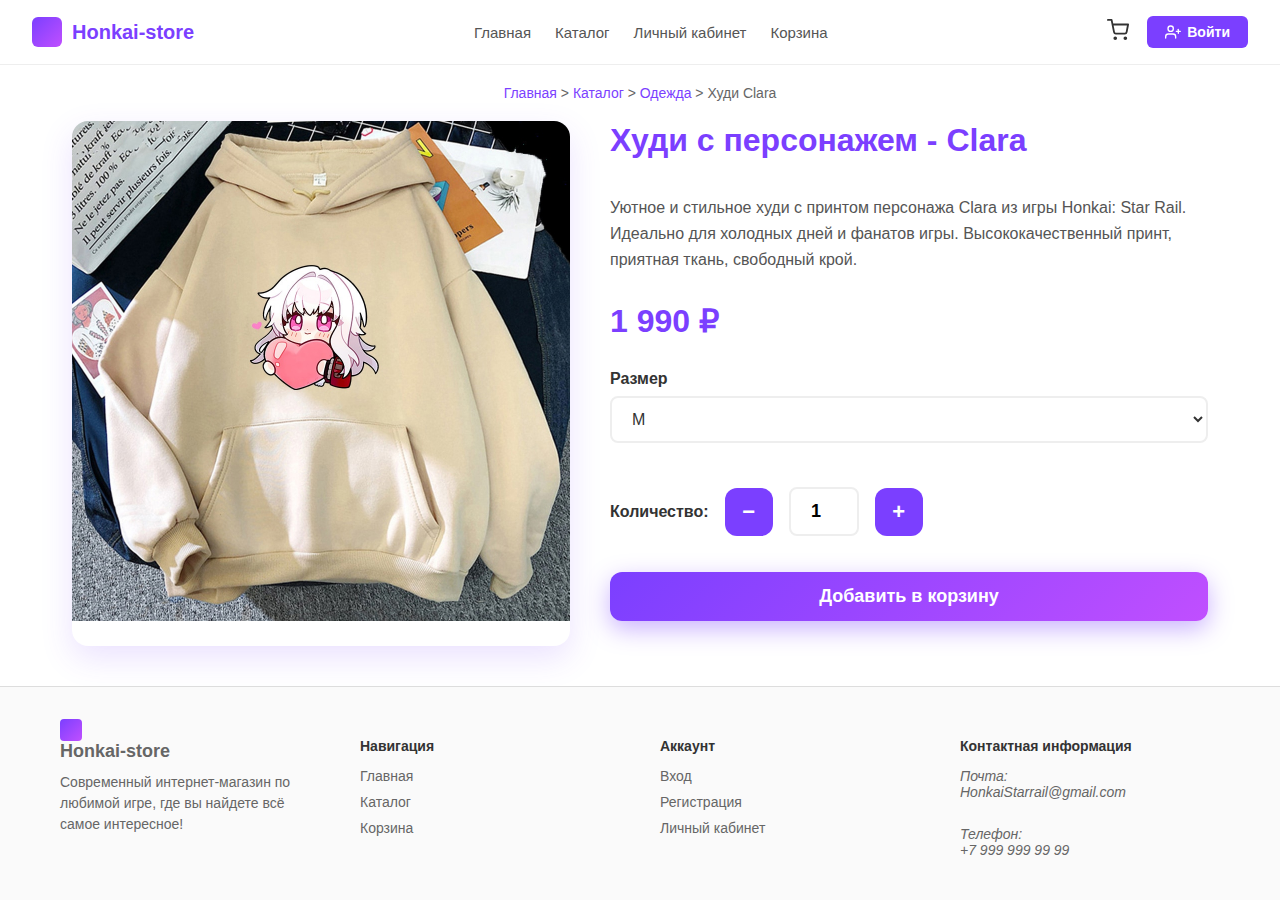
<file: product.html>
<!DOCTYPE html>
<html lang="ru">
<head>
  <!-- Google tag (gtag.js) -->
<script async src="https://www.googletagmanager.com/gtag/js?id=G-M2NVKT6G95"></script>
<script>
  window.dataLayer = window.dataLayer || [];
  function gtag(){dataLayer.push(arguments);}
  gtag('js', new Date());

  gtag('config', 'G-M2NVKT6G95');
</script>
  <meta charset="UTF-8">
  <meta name="viewport" content="width=device-width, initial-scale=1">
  <title>Худи Clara — Honkai-store</title>
  <link rel="stylesheet" href="style/product.css">
</head>
<body>
  <header>
    
    <a href="index.html" class="logo">
      <div class="logo-square"></div>
      Honkai-store
    </a>
    <nav>
      <a href="index.html">Главная</a>
      <a href="catalog.html">Каталог</a>
      <a href="account.html">Личный кабинет</a>
      <a href="cart.html">Корзина</a>
    </nav>
    <div class="header-right">
      
      <a href="cart.html">
        <svg class="cart-icon" fill="none" stroke-width="2" stroke-linecap="round" stroke-linejoin="round" viewBox="0 0 24 24" stroke="currentColor">
          <circle cx="9" cy="21" r="1"></circle>
          <circle cx="20" cy="21" r="1"></circle>
          <path d="M1 1h4l2.68 13.39a2 2 0 0 0 2 1.61h9.72a2 2 0 0 0 2-1.61L23 6H6"></path>
        </svg>
      </a>
      
      <a href="login.html" class="btn-login">
        <svg fill="none" stroke-width="2" stroke-linecap="round" stroke-linejoin="round" viewBox="0 0 24 24" stroke="currentColor">
          <path d="M16 21v-2a4 4 0 0 0-4-4H5a4 4 0 0 0-4 4v2"></path>
          <circle cx="8.5" cy="7" r="4"></circle>
          <line x1="20" y1="8" x2="20" y2="14"></line>
          <line x1="23" y1="11" x2="17" y2="11"></line>
        </svg>
        Войти
      </a>
    </div>
  </header>

 
  <div class="breadcrumbs">
    <a href="index.html">Главная</a> > 
    <a href="catalog.html">Каталог</a> > 
    <a href="catalog.html?category=clothes">Одежда</a> > 
    Худи Clara
  </div>

  <main>
    <div class="product-image-container">
      <img src="Honkai-Star-Rail-Clara-Anime-Print-Hoodies-Women-Vintage-Winter-Autumn-Loose-Hooded-Tops-Grunge-Street.jpg" alt="Худи с персонажем Clara из игры Honkai: Star Rail">
    </div>
    <div class="product-details">
      <h1 class="product-title">Худи с персонажем - Clara</h1>
      <p class="product-description">
        Уютное и стильное худи с принтом персонажа Clara из игры Honkai: Star Rail. 
        Идеально для холодных дней и фанатов игры. Высококачественный принт, 
        приятная ткань, свободный крой.
      </p>
      <div class="product-price">1 990 ₽</div>

      <div class="product-options">
        <label for="size-select" class="option-label">Размер</label>
        <select id="size-select" name="size">
          <option value="s">S</option>
          <option value="m" selected>M</option>
          <option value="l">L</option>
          <option value="xl">XL</option>
          <option value="xxl">XXL</option>
        </select>
      </div>

      <div class="quantity-control">
        <label for="quantity-input">Количество:</label>
        <button class="quantity-btn" onclick="changeQuantity(-1)">−</button>
        <input type="number" id="quantity-input" class="quantity-input" value="1" min="1">
        <button class="quantity-btn" onclick="changeQuantity(1)">+</button>
      </div>

      <button class="btn-add-cart" onclick="addToCart()">Добавить в корзину</button>
    </div>
  </main>

  <!-- Футер -->
  <footer>
    <div class="footer-col">
      <a href="index.html" class="footer-logo">
        <div class="logo-square"></div>
        Honkai-store
      </a>
      <p>Современный интернет-магазин по любимой игре, где вы найдете всё самое интересное!</p>
    </div>
    <div class="footer-col" aria-label="Навигация">
      <h4>Навигация</h4>
      <a href="index.html">Главная</a>
      <a href="catalog.html">Каталог</a>
      <a href="cart.html">Корзина</a>
    </div>
    <div class="footer-col" aria-label="Аккаунт">
      <h4>Аккаунт</h4>
      <a href="login.html">Вход</a>
      <a href="register.html">Регистрация</a>
      <a href="account.html">Личный кабинет</a>
    </div>
    <div class="footer-col" aria-label="Контактная информация">
      <h4>Контактная информация</h4>
      <address>
        Почта: <a href="mailto:HonkaiStarrail@gmail.com">HonkaiStarrail@gmail.com</a><br/>
        Телефон: <a href="tel:+79999999999">+7 999 999 99 99</a>
      </address>
    </div>
  </footer>

  <script>
    function changeQuantity(delta) {
      const quantityInput = document.getElementById('quantity-input');
      let currentValue = parseInt(quantityInput.value);
      currentValue += delta;
      if(currentValue < 1) currentValue = 1;
      quantityInput.value = currentValue;
    }

    function addToCart() {
      const quantity = document.getElementById('quantity-input').value;
      const size = document.getElementById('size-select').value;
      
      
      alert(`Товар "Худи Clara" (размер: ${size.toUpperCase()}, количество: ${quantity}) добавлен в корзину!`);
      
      
      setTimeout(() => {
        window.location.href = 'cart.html';
      }, 1000);
    }

    
    function applyCategoryFilter() {
      const urlParams = new URLSearchParams(window.location.search);
      const category = urlParams.get('category');
      
      if (category && document.querySelector('.filter-btn')) {
        const filterBtn = document.querySelector(`.filter-btn[data-filter="${category}"]`);
        if (filterBtn) {
          filterBtn.click();
        }
      }
    }
  </script>
</body>

</html>
</file>
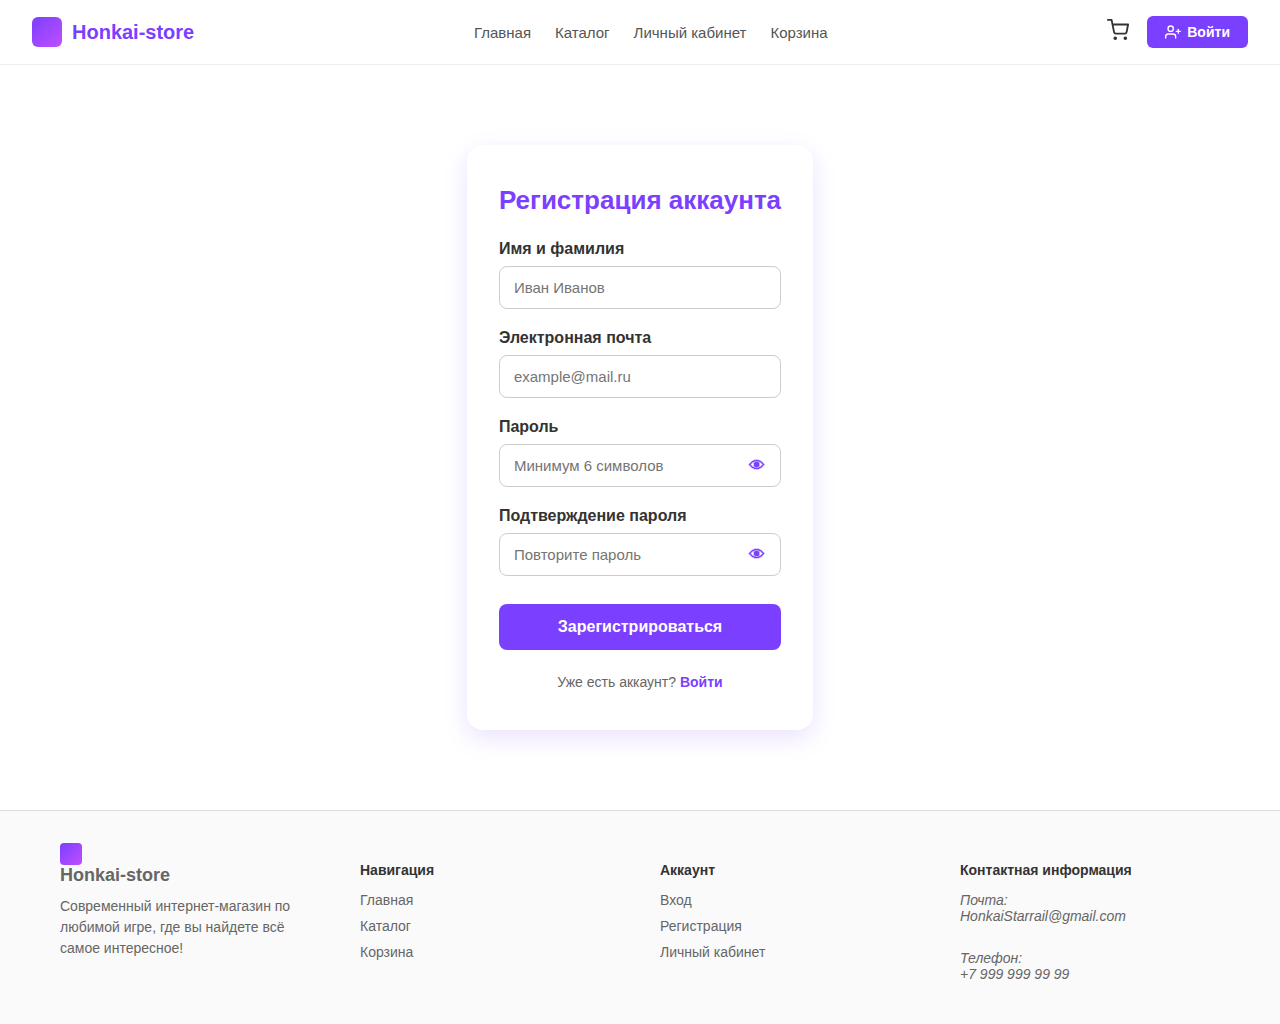
<file: register.html>
<!DOCTYPE html>
<html lang="ru">
<head>
  <meta charset="UTF-8">
  <meta name="viewport" content="width=device-width, initial-scale=1">
  <title>Регистрация — Honkai-store</title>
  <link rel="stylesheet" href="style/register.css">
</head>
<body>
  <header>
    
    <a href="index.html" class="logo">
      <div class="logo-square"></div>
      Honkai-store
    </a>
    <nav>
      <a href="index.html">Главная</a>
      <a href="catalog.html">Каталог</a>
      <a href="account.html">Личный кабинет</a>
      <a href="cart.html">Корзина</a>
    </nav>
    <div class="header-right">
      
      <a href="cart.html">
        <svg class="cart-icon" fill="none" stroke-width="2" stroke-linecap="round" stroke-linejoin="round" viewBox="0 0 24 24" stroke="currentColor">
          <circle cx="9" cy="21" r="1"></circle>
          <circle cx="20" cy="21" r="1"></circle>
          <path d="M1 1h4l2.68 13.39a2 2 0 0 0 2 1.61h9.72a2 2 0 0 0 2-1.61L23 6H6"></path>
        </svg>
      </a>
      
      <a href="login.html" class="btn-login">
        <svg fill="none" stroke-width="2" stroke-linecap="round" stroke-linejoin="round" viewBox="0 0 24 24" stroke="currentColor">
          <path d="M16 21v-2a4 4 0 0 0-4-4H5a4 4 0 0 0-4 4v2"></path>
          <circle cx="8.5" cy="7" r="4"></circle>
          <line x1="20" y1="8" x2="20" y2="14"></line>
          <line x1="23" y1="11" x2="17" y2="11"></line>
        </svg>
        Войти
      </a>
    </div>
  </header>

  <main>
    <h1>Регистрация аккаунта</h1>
    <form action="account.html" method="post">
      <div class="form-group">
        <label for="name">Имя и фамилия</label>
        <input type="text" id="name" name="name" placeholder="Иван Иванов" required autocomplete="name">
      </div>
      
      <div class="form-group">
        <label for="email">Электронная почта</label>
        <input type="email" id="email" name="email" placeholder="example@mail.ru" required autocomplete="email">
      </div>
      
      <div class="form-group password-toggle">
        <label for="password">Пароль</label>
        <input type="password" id="password" name="password" placeholder="Минимум 6 символов" required autocomplete="new-password" minlength="6">
        <button type="button" class="toggle-password" onclick="togglePassword('password')">👁</button>
      </div>
      
      <div class="form-group password-toggle">
        <label for="confirm-password">Подтверждение пароля</label>
        <input type="password" id="confirm-password" name="confirm-password" placeholder="Повторите пароль" required autocomplete="new-password">
        <button type="button" class="toggle-password" onclick="togglePassword('confirm-password')">👁</button>
      </div>
      
      <button type="submit">Зарегистрироваться</button>
    </form>
    <div class="form-footer">
      Уже есть аккаунт? <a href="login.html">Войти</a>
    </div>
  </main>

  <!-- Футер -->
  <footer>
    <div class="footer-col">
      <a href="index.html" class="footer-logo">
        <div class="logo-square"></div>
        Honkai-store
      </a>
      <p>Современный интернет-магазин по любимой игре, где вы найдете всё самое интересное!</p>
    </div>
    <div class="footer-col" aria-label="Навигация">
      <h4>Навигация</h4>
      <a href="index.html">Главная</a>
      <a href="catalog.html">Каталог</a>
      <a href="cart.html">Корзина</a>
    </div>
    <div class="footer-col" aria-label="Аккаунт">
      <h4>Аккаунт</h4>
      <a href="login.html">Вход</a>
      <a href="register.html">Регистрация</a>
      <a href="account.html">Личный кабинет</a>
    </div>
    <div class="footer-col" aria-label="Контактная информация">
      <h4>Контактная информация</h4>
      <address>
        Почта: <a href="mailto:HonkaiStarrail@gmail.com">HonkaiStarrail@gmail.com</a><br/>
        Телефон: <a href="tel:+79999999999">+7 999 999 99 99</a>
      </address>
    </div>
  </footer>

  <script>
    function togglePassword(fieldId) {
      const field = document.getElementById(fieldId);
      const type = field.getAttribute('type') === 'password' ? 'text' : 'password';
      field.setAttribute('type', type);
    }

   
    document.querySelector('form').addEventListener('submit', function(e) {
      const password = document.getElementById('password').value;
      const confirmPassword = document.getElementById('confirm-password').value;
      
      if (password !== confirmPassword) {
        e.preventDefault();
        alert('Пароли не совпадают!');
        return false;
      }
      
      if (password.length < 6) {
        e.preventDefault();
        alert('Пароль должен содержать минимум 6 символов!');
        return false;
      }
      
      
    });
  </script>
</body>
</html>
</file>
<file: style/index.css>
* {
      box-sizing: border-box;
    }
    body {
      margin: 0;
      font-family: 'Segoe UI', Tahoma, Geneva, Verdana, sans-serif;
      background: #fff;
      color: #333;
    }
    a {
      text-decoration: none;
      color: inherit;
    }
    button {
      cursor: pointer;
      border: none;
      border-radius: 4px;
      font-weight: 600;
      transition: background-color 0.3s ease;
    }
    /* Хедер */
header {
  display: flex;
  justify-content: space-between;
  align-items: center;
  padding: 16px 32px;
  border-bottom: 1px solid #eee;
  position: sticky;
  top: 0;
  background: #fff;
  z-index: 10;
}
.logo {
  display: flex;
  align-items: center;
  gap: 10px;
  font-weight: 700;
  font-size: 20px;
  color: #7b3fff;
}
.logo-square {
  width: 30px;
  height: 30px;
  background: linear-gradient(135deg, #7b3fff, #c04fff);
  border-radius: 6px;
}
nav {
  display: flex;
  gap: 24px;
  font-weight: 500;
  font-size: 15px;
}
nav a {
  color: #555;
  padding: 6px 0;
  position: relative;
}
nav a.active,
nav a:hover {
  color: #7b3fff;
}
.header-right {
  display: flex;
  align-items: center;
  gap: 18px;
}
.cart-icon {
  width: 22px;
  height: 22px;
  stroke: #333;
  cursor: pointer;
}
.btn-login {
  background: #7b3fff;
  color: white;
  padding: 8px 18px;
  font-size: 14px;
  border-radius: 6px;
  display: flex;
  align-items: center;
  gap: 6px;
  font-weight: 600;
}
.btn-login svg {
  width: 16px;
  height: 16px;
  stroke: white;
}

/* Главный баннер */
.banner {
  position: relative;
  background: url('frr.jpg') center/cover no-repeat;
  height: 820px;
  color: white;
  display: flex;
  align-items: center;
  padding-left: 60px;
  user-select: none;
}
.banner-text {
  max-width: 480px;
  background: rgba(0,0,0,0.5);
  padding: 28px 32px;
  border-radius: 12px;
  margin-top: 150px;
}
.banner-text h1 {
  font-size: 36px;
  margin: 0 0 12px 0;
  font-weight: 800;
}
.banner-text p {
  font-size: 15px;
  line-height: 1.4;
  margin-bottom: 20px;
  color: #ddd;
}
.banner-buttons {
  display: flex;
  gap: 14px;
}
.btn-primary {
  background: white;
  color: #7b3fff;
  padding: 10px 24px;
  font-weight: 600;
  border-radius: 6px;
  box-shadow: 0 2px 8px rgba(123,63,255,0.4);
  border: none;
}
.btn-primary:hover {
  background: #eae4ff;
}
.btn-secondary {
  background: #7b3fff;
  color: white;
  padding: 10px 24px;
  font-weight: 600;
  border-radius: 6px;
  border: none;
  box-shadow: 0 2px 10px rgba(123,63,255,0.7);
}
.btn-secondary:hover {
  background: #5a2ecc;
}


section.categories {
  
  max-width: 1400px;
  margin: 40px auto 60px;
  padding: 0 80px;
}
section.categories h2 {
  font-weight: 700;
  font-size: 28px;
  margin: 0 0 24px 0;
  color: inherit;
}
.category-list {
  display: flex;
  gap: 28px;
  flex-wrap: wrap;
}
.category {
  flex: 1 1 220px;
  padding: 28px 24px;
  border-radius: 12px;
  color: white;
  font-weight: 600;
  font-size: 18px;
  cursor: pointer;
  box-shadow: 0 4px 12px rgba(0,0,0,0.1);
  min-width: 180px;
  transition: transform 0.3s ease, box-shadow 0.3s ease;
}

.cat1 { background: linear-gradient(135deg, #7b3fff, #a041ff); }
.cat2 { background: linear-gradient(135deg, #c04fff, #d94fff); }
.cat3 { background: linear-gradient(135deg, #5a67d8, #7b3fff); }
.cat4 { background: linear-gradient(135deg, #a041ff, #c04fff); }
.category p {
  font-weight: 400;
  font-size: 14px;
  margin-top: 6px;
  opacity: 0.8;
}
.category:hover,
.category:focus {
  transform: translateY(-6px);
  box-shadow: 0 8px 20px rgba(123,63,255,0.2);
}

/* Раздел Рекомендуем — контейнер и стили */
section.recommended {
  max-width: 1400px;
  margin: 0 auto 60px;
  padding: 0 80px;
}
.recommended-header {
  display: flex;
  justify-content: space-between;
  align-items: center;
  margin-bottom: 24px;
}
.recommended-header h2 {
  font-weight: 700;
  font-size: 28px;
  margin: 0;
  color: black;
  text-shadow: none;
}
.catalog-link {
  font-size: 15px;
  color: #7b3fff;
  font-weight: 600;
  cursor: pointer;
  user-select: none;
  transition: color 0.3s ease;
}
.catalog-link:hover {
  color: #9a56ff;
  text-decoration: underline;
}
.products {
  display: flex;
  gap: 28px;
  flex-wrap: wrap;
  justify-content: space-between;
}
.product-card {
  border: 1px solid #eee;
  border-radius: 12px;
  max-width: 280px;
  flex: 1 1 280px;
  background: white;
  overflow: hidden;
  display: flex;
  flex-direction: column;
  cursor: default;
  box-shadow: 0 4px 12px rgba(0,0,0,0.05);
  transition: box-shadow 0.3s ease;
}
.product-card:hover {
  box-shadow: 0 8px 20px rgba(123,63,255,0.2);
}
.product-image {
  width: 100%;
  height: 290px;
  object-fit: cover;
  background: #f5f5f5;
}
.product-info {
  padding: 18px 22px;
  flex-grow: 1;
  display: flex;
  flex-direction: column;
  justify-content: space-between;
}
.product-title {
  font-weight: 600;
  font-size: 16px;
  margin: 0 0 8px 0;
  color: #222;
}
.product-price {
  font-weight: 700;
  font-size: 16px;
  margin: 0 0 12px 0;
}
.btn-cart {
  align-self: flex-start;
  background: #7b3fff;
  color: white;
  padding: 9px 16px;
  font-size: 14px;
  border-radius: 6px;
  border: none;
  font-weight: 600;
  transition: background-color 0.3s ease;
  margin-left: 130px;
}
.btn-cart:hover {
  background: #5a2ecc;
}

/* Футер */
footer {
  background: #fafafa;
  border-top: 1px solid #ddd;
  padding: 32px 60px;
  display: flex;
  justify-content: space-between;
  flex-wrap: wrap;
  gap: 40px;
  font-size: 14px;
  color: #666;
}
.footer-col {
  min-width: 180px;
  flex: 1 1 180px;
}
.footer-logo {
  display: flex;
  align-items: center;
  gap: 10px;
  font-weight: 700;
  font-size: 18px;
  color: #7b3fff;
  margin-bottom: 12px;
}
.footer-logo .logo-square {
  width: 22px;
  height: 22px;
  border-radius: 4px;
  background: linear-gradient(135deg, #7b3fff, #c04fff);
}
.footer-col h4 {
  font-weight: 700;
  color: #333;
  margin-bottom: 14px;
}
.footer-col a {
  display: block;
  margin-bottom: 10px;
  color: #666;
  transition: color 0.3s ease;
}
.footer-col a:hover {
  color: #7b3fff;
}
</file>
<file: style/account.css>
* {
      box-sizing: border-box;
    }
    body {
      margin: 0;
      font-family: 'Segoe UI', Tahoma, Geneva, Verdana, sans-serif;
      background: #fff;
      color: #333;
      min-height: 100vh;
      display: flex;
      flex-direction: column;
    }
    a {
      text-decoration: none;
      color: inherit;
    }
    button {
      cursor: pointer;
      border: none;
      border-radius: 6px;
      font-weight: 600;
      transition: background-color 0.3s ease;
    }

    /* Хедер */
    header {
      display: flex;
      justify-content: space-between;
      align-items: center;
      padding: 16px 32px;
      border-bottom: 1px solid #eee;
      position: sticky;
      top: 0;
      background: #fff;
      z-index: 10;
    }
    .logo {
      display: flex;
      align-items: center;
      gap: 10px;
      font-weight: 700;
      font-size: 20px;
      color: #7b3fff;
    }
    .logo-square {
      width: 30px;
      height: 30px;
      background: linear-gradient(135deg, #7b3fff, #c04fff);
      border-radius: 6px;
    }
    nav {
      display: flex;
      gap: 24px;
      font-weight: 500;
      font-size: 15px;
    }
    nav a {
      color: #555;
      padding: 6px 0;
      position: relative;
    }
    nav a.active,
    nav a:hover {
      color: #7b3fff;
    }
    .header-right {
      display: flex;
      align-items: center;
      gap: 18px;
    }
    .cart-icon {
      width: 22px;
      height: 22px;
      stroke: #333;
      cursor: pointer;
    }
    .btn-logout {
      background: #28a745;
      color: white;
      padding: 8px 18px;
      font-size: 14px;
      border-radius: 6px;
      display: flex;
      align-items: center;
      gap: 6px;
      font-weight: 600;
      transition: background-color 0.3s ease;
    }
    .btn-logout:hover {
      background: #218838;
    }
    .btn-logout svg {
      width: 16px;
      height: 16px;
      stroke: white;
    }

    /* Основной контент */
    main {
      flex: 1;
      max-width: 900px;
      margin: 40px auto;
      padding: 32px;
      background: white;
      border-radius: 16px;
      box-shadow: 0 8px 32px rgba(123,63,255,0.15);
    }
    
    h1 {
      font-size: 28px;
      font-weight: 800;
      margin: 0 0 32px 0;
      color: #7b3fff;
      text-align: center;
    }

    .profile-section {
      margin-bottom: 40px;
      background: #f9f8ff;
      padding: 24px;
      border-radius: 12px;
      box-shadow: 0 4px 12px rgba(123,63,255,0.1);
    }
    
    .section-header {
      display: flex;
      justify-content: space-between;
      align-items: center;
      margin-bottom: 20px;
      padding-bottom: 12px;
      border-bottom: 1px solid #eee;
    }
    
    .section-title {
      font-weight: 700;
      font-size: 20px;
      color: #333;
      margin: 0;
    }
    
    .btn-edit {
      background: #7b3fff;
      color: white;
      padding: 6px 14px;
      font-size: 14px;
      border-radius: 6px;
      transition: background-color 0.3s ease;
    }
    .btn-edit:hover {
      background: #5a2ecc;
    }
    .btn-save {
      background: #28a745;
      color: white;
      padding: 8px 16px;
      font-size: 14px;
      border-radius: 6px;
      margin-right: 8px;
      transition: background-color 0.3s ease;
    }
    .btn-save:hover {
      background: #218838;
    }
    .btn-cancel {
      background: #6c757d;
      color: white;
      padding: 8px 16px;
      font-size: 14px;
      border-radius: 6px;
      transition: background-color 0.3s ease;
    }
    .btn-cancel:hover {
      background: #5a6268;
    }

    .profile-field {
      display: flex;
      justify-content: space-between;
      align-items: center;
      padding: 12px 0;
      border-bottom: 1px solid #eee;
    }
    .profile-field:last-child {
      border-bottom: none;
    }
    
    .field-label {
      font-weight: 600;
      color: #666;
      min-width: 140px;
    }
    
    .field-value {
      flex: 1;
      font-size: 16px;
      color: #333;
    }
    
    .field-input {
      flex: 1;
      padding: 10px 12px;
      border: 1px solid #ddd;
      border-radius: 6px;
      font-size: 16px;
      margin-left: 12px;
      transition: border-color 0.3s ease;
    }
    .field-input:focus {
      border-color: #7b3fff;
      outline: none;
      box-shadow: 0 0 0 3px rgba(123,63,255,0.1);
    }

    .orders {
      margin-top: 32px;
    }
    
    .orders table {
      width: 100%;
      border-collapse: collapse;
      text-align: left;
      margin-top: 16px;
    }
    .orders th, .orders td {
      padding: 12px 16px;
      border-bottom: 1px solid #ddd;
      font-size: 15px;
    }
    .orders th {
      background: #f0e9ff;
      font-weight: 700;
      color: #7b3fff;
      text-transform: uppercase;
      font-size: 14px;
    }
    .orders tr:hover {
      background: #f5f0ff;
    }
    .order-status {
      font-weight: 700;
      padding: 4px 12px;
      border-radius: 12px;
      color: white;
      font-size: 14px;
    }
    .status-delivered { background: #28a745; }
    .status-shipped { background: #17a2b8; }
    .status-pending { background: #ffc107; color: #212529; }

    /* Футер */
    footer {
      background: #fafafa;
      border-top: 1px solid #ddd;
      padding: 32px 60px;
      display: flex;
      justify-content: space-between;
      flex-wrap: wrap;
      gap: 40px;
      font-size: 14px;
      color: #666;
      margin-top: auto;
    }
    .footer-col {
      min-width: 180px;
      flex: 1 1 180px;
    }
    .footer-logo {
      display: flex;
      align-items: center;
      gap: 10px;
      font-weight: 700;
      font-size: 18px;
      color: #7b3fff;
      margin-bottom: 12px;
      justify-content: flex-start;
      text-align: left;
    }
    .footer-logo .logo-square {
      width: 22px;
      height: 22px;
      border-radius: 4px;
      background: linear-gradient(135deg, #7b3fff, #c04fff);
      flex-shrink: 0;
    }
    .footer-col h4 {
      font-weight: 700;
      color: #333;
      margin-bottom: 14px;
      text-align: left;
    }
    .footer-col a {
      display: block;
      margin-bottom: 10px;
      color: #666;
      transition: color 0.3s ease;
      text-align: left;
    }
    .footer-col a:hover {
      color: #7b3fff;
    }
    .footer-col:first-child {
      text-align: left;
    }
    .footer-col:first-child p {
      text-align: left;
      margin: 0;
      line-height: 1.5;
    }

    @media (max-width: 768px) {
      header, footer {
        padding: 16px 20px;
      }
      main {
        margin: 20px auto;
        padding: 20px;
      }
      .profile-field {
        flex-direction: column;
        align-items: stretch;
        gap: 8px;
      }
      .field-input {
        margin-left: 0;
      }
      footer {
        padding: 24px 20px;
        gap: 20px;
      }
    }
</file>
<file: style/cart.css>
* {
      box-sizing: border-box;
    }
    body {
      margin: 0;
      font-family: 'Segoe UI', Tahoma, Geneva, Verdana, sans-serif;
      background: #fff;
      color: #333;
      min-height: 100vh;
      display: flex;
      flex-direction: column;
    }
    a {
      text-decoration: none;
      color: inherit;
    }
    button {
      cursor: pointer;
      border: none;
      border-radius: 4px;
      font-weight: 600;
      transition: background-color 0.3s ease;
    }

    /* Хедер */
    header {
      display: flex;
      justify-content: space-between;
      align-items: center;
      padding: 16px 32px;
      border-bottom: 1px solid #eee;
      position: sticky;
      top: 0;
      background: #fff;
      z-index: 10;
    }
    .logo {
      display: flex;
      align-items: center;
      gap: 10px;
      font-weight: 700;
      font-size: 20px;
      color: #7b3fff;
    }
    .logo-square {
      width: 30px;
      height: 30px;
      background: linear-gradient(135deg, #7b3fff, #c04fff);
      border-radius: 6px;
    }
    nav {
      display: flex;
      gap: 24px;
      font-weight: 500;
      font-size: 15px;
    }
    nav a {
      color: #555;
      padding: 6px 0;
      position: relative;
    }
    nav a.active,
    nav a:hover {
      color: #7b3fff;
    }
    .header-right {
      display: flex;
      align-items: center;
      gap: 18px;
    }
    .cart-icon {
      width: 22px;
      height: 22px;
      stroke: #333;
      cursor: pointer;
    }
    .btn-login {
      background: #7b3fff;
      color: white;
      padding: 8px 18px;
      font-size: 14px;
      border-radius: 6px;
      display: flex;
      align-items: center;
      gap: 6px;
      font-weight: 600;
    }
    .btn-login svg {
      width: 16px;
      height: 16px;
      stroke: white;
    }

    /* Хлебные крошки */
    .breadcrumbs {
      max-width: 1200px;
      margin: 20px auto 0;
      padding: 0 32px;
      font-size: 14px;
      color: #666;
    }
    .breadcrumbs a {
      color: #7b3fff;
    }
    .breadcrumbs a:hover {
      text-decoration: underline;
    }

    /* Основной контент */
    main {
      flex: 1;
      max-width: 1200px;
      margin: 20px auto 40px;
      padding: 0 32px;
    }
    .page-title {
      font-weight: 700;
      font-size: 32px;
      margin: 0 0 32px 0;
      color: #333;
      text-align: center;
    }
    .cart-empty {
      text-align: center;
      padding: 60px 20px;
      color: #666;
    }
    .cart-empty svg {
      width: 80px;
      height: 80px;
      stroke: #ccc;
      margin-bottom: 20px;
    }
    .cart-table {
      width: 100%;
      border-collapse: collapse;
      background: white;
      border-radius: 12px;
      overflow: hidden;
      box-shadow: 0 4px 12px rgba(0,0,0,0.08);
      margin-bottom: 32px;
    }
    .cart-table th,
    .cart-table td {
      padding: 20px;
      text-align: left;
      border-bottom: 1px solid #eee;
    }
    .cart-table th {
      background: #f8f9ff;
      font-weight: 600;
      color: #555;
      font-size: 14px;
      text-transform: uppercase;
      letter-spacing: 0.5px;
    }
    .cart-product {
      display: flex;
      align-items: center;
      gap: 16px;
    }
    .product-image {
      width: 60px;
      height: 60px;
      border-radius: 8px;
      object-fit: cover;
    }
    .product-info h4 {
      margin: 0 0 4px 0;
      font-size: 16px;
      font-weight: 600;
      color: #222;
    }
    .product-info p {
      margin: 0;
      font-size: 14px;
      color: #666;
    }
    .quantity-controls {
      display: flex;
      align-items: center;
      gap: 8px;
      background: #f5f5f5;
      border-radius: 6px;
      padding: 4px;
    }
    .quantity-btn {
      width: 32px;
      height: 32px;
      background: #7b3fff;
      color: white;
      border-radius: 4px;
      font-size: 18px;
      display: flex;
      align-items: center;
      justify-content: center;
      transition: background-color 0.3s ease;
    }
    .quantity-btn:hover {
      background: #5a2ecc;
    }
    .quantity-input {
      width: 50px;
      text-align: center;
      border: none;
      background: none;
      font-weight: 600;
      font-size: 16px;
    }
    .price {
      font-weight: 700;
      font-size: 18px;
      color: #7b3fff;
    }
    .cart-actions {
      display: flex;
      gap: 12px;
    }
    .btn-remove {
      background: #ff4d4f;
      color: white;
      padding: 8px 12px;
      font-size: 12px;
      border-radius: 6px;
      transition: background-color 0.3s ease;
    }
    .btn-remove:hover {
      background: #d9363e;
    }
    .cart-summary {
      background: white;
      border-radius: 12px;
      padding: 32px;
      box-shadow: 0 4px 12px rgba(0,0,0,0.08);
      display: flex;
      justify-content: space-between;
      align-items: flex-end;
      flex-wrap: wrap;
      gap: 20px;
    }
    .summary-left h3 {
      margin: 0 0 12px 0;
      font-size: 24px;
      color: #333;
    }
    .total-price {
      font-size: 28px;
      font-weight: 800;
      color: #7b3fff;
    }
    .btn-checkout {
      background: linear-gradient(135deg, #7b3fff, #a041ff);
      color: white;
      padding: 16px 32px;
      font-size: 18px;
      font-weight: 700;
      border-radius: 12px;
      box-shadow: 0 4px 16px rgba(123,63,255,0.3);
      min-width: 200px;
      transition: all 0.3s ease;
    }
    .btn-checkout:hover {
      transform: translateY(-2px);
      box-shadow: 0 8px 24px rgba(123,63,255,0.4);
      background: linear-gradient(135deg, #5a2ecc, #8333ee);
    }
    .btn-continue {
      background: #f5f5f5;
      color: #555;
      padding: 16px 32px;
      font-size: 16px;
      font-weight: 600;
      border-radius: 12px;
      border: 2px solid #eee;
      transition: background-color 0.3s ease;
    }
    .btn-continue:hover {
      background: #eaeaea;
    }

    /* Футер */
    footer {
      background: #fafafa;
      border-top: 1px solid #ddd;
      padding: 32px 60px;
      display: flex;
      justify-content: space-between;
      flex-wrap: wrap;
      gap: 40px;
      font-size: 14px;
      color: #666;
      margin-top: auto;
    }
    .footer-col {
      min-width: 180px;
      flex: 1 1 180px;
    }
    .footer-logo {
      display: flex;
      align-items: center;
      gap: 10px;
      font-weight: 700;
      font-size: 18px;
      color: #7b3fff;
      margin-bottom: 12px;
      justify-content: flex-start;
      text-align: left;
    }
    .footer-logo .logo-square {
      width: 22px;
      height: 22px;
      border-radius: 4px;
      background: linear-gradient(135deg, #7b3fff, #c04fff);
      flex-shrink: 0;
    }
    .footer-col h4 {
      font-weight: 700;
      color: #333;
      margin-bottom: 14px;
      text-align: left;
    }
    .footer-col a {
      display: block;
      margin-bottom: 10px;
      color: #666;
      transition: color 0.3s ease;
      text-align: left;
    }
    .footer-col a:hover {
      color: #7b3fff;
    }
    .footer-col:first-child {
      text-align: left;
    }
    .footer-col:first-child p {
      text-align: left;
      margin: 0;
      line-height: 1.5;
    }

    @media (max-width: 768px) {
      header, footer {
        padding: 16px 20px;
      }
      .breadcrumbs {
        padding: 0 20px;
      }
      main {
        padding: 0 20px;
        margin: 20px auto;
      }
      .cart-table {
        display: block;
        overflow-x: auto;
        white-space: nowrap;
      }
      .cart-table th,
      .cart-table td {
        padding: 12px 8px;
        min-width: 120px;
      }
      .cart-summary {
        flex-direction: column;
        align-items: stretch;
        text-align: center;
      }
      .btn-checkout,
      .btn-continue {
        width: 100%;
      }
      footer {
        padding: 24px 20px;
        gap: 20px;
      }
    }
</file>
<file: style/catalog.css>
* {
      box-sizing: border-box;
    }
    body {
      margin: 0;
      font-family: 'Segoe UI', Tahoma, Geneva, Verdana, sans-serif;
      background: #fff;
      color: #333;
      min-height: 100vh;
      display: flex;
      flex-direction: column;
    }
    a {
      text-decoration: none;
      color: inherit;
    }
    button {
      cursor: pointer;
      border: none;
      border-radius: 4px;
      font-weight: 600;
      transition: background-color 0.3s ease, color 0.3s ease;
    }

    /* Хедер */
    header {
      display: flex;
      justify-content: space-between;
      align-items: center;
      padding: 16px 32px;
      border-bottom: 1px solid #eee;
      position: sticky;
      top: 0;
      background: #fff;
      z-index: 10;
    }
    .logo {
      display: flex;
      align-items: center;
      gap: 10px;
      font-weight: 700;
      font-size: 20px;
      color: #7b3fff;
    }
    .logo-square {
      width: 30px;
      height: 30px;
      background: linear-gradient(135deg, #7b3fff, #c04fff);
      border-radius: 6px;
    }
    nav {
      display: flex;
      gap: 24px;
      font-weight: 500;
      font-size: 15px;
    }
    nav a {
      color: #555;
      padding: 6px 0;
      position: relative;
    }
    nav a.active,
    nav a:hover {
      color: #7b3fff;
    }
    .header-right {
      display: flex;
      align-items: center;
      gap: 18px;
    }
    .cart-icon {
      width: 22px;
      height: 22px;
      stroke: #333;
      cursor: pointer;
    }
    .btn-login {
      background: #7b3fff;
      color: white;
      padding: 8px 18px;
      font-size: 14px;
      border-radius: 6px;
      display: flex;
      align-items: center;
      gap: 6px;
      font-weight: 600;
    }
    .btn-login svg {
      width: 16px;
      height: 16px;
      stroke: white;
    }

    /* Хлебные крошки */
    .breadcrumbs {
      max-width: 1400px;
      margin: 20px auto 0;
      padding: 0 80px;
      font-size: 14px;
      color: #666;
    }
    .breadcrumbs a {
      color: #7b3fff;
    }
    .breadcrumbs a:hover {
      text-decoration: underline;
    }

    /* Основной контент */
    .catalog-wrapper {
      flex: 1;
      max-width: 1400px;
      margin: 0 auto 60px;
      padding: 0 80px;
    }
    .catalog-title {
      text-align: center;
      margin: 32px 0 24px 0;
      font-size: 28px;
      font-weight: 700;
    }

    /* Фильтры */
    .filters {
      display: flex;
      gap: 10px;
      flex-wrap: wrap;
      margin-bottom: 24px;
      justify-content: flex-start;
    }
    .filter-btn {
      padding: 8px 16px;
      font-size: 14px;
      border-radius: 20px;
      background: #f3f0ff;
      color: #7b3fff;
      border: 1px solid transparent;
      transition: all 0.3s ease;
    }
    .filter-btn:hover {
      background: #e2d8ff;
    }
    .filter-btn.active {
      background: #7b3fff;
      color: #fff;
      border-color: #7b3fff;
    }

    /* Сетка товаров */
    .product-grid {
      display: grid;
      grid-template-columns: repeat(4, minmax(0, 1fr));
      gap: 28px;
    }
    @media (max-width: 1200px) {
      .product-grid {
        grid-template-columns: repeat(3, minmax(0, 1fr));
      }
    }
    @media (max-width: 900px) {
      .product-grid {
        grid-template-columns: repeat(2, minmax(0, 1fr));
      }
    }
    @media (max-width: 600px) {
      .catalog-wrapper, .breadcrumbs {
        padding: 0 20px;
      }
      .product-grid {
        grid-template-columns: 1fr;
      }
    }

    .product-card {
      border: 1px solid #eee;
      border-radius: 12px;
      background: white;
      overflow: hidden;
      display: flex;
      flex-direction: column;
      box-shadow: 0 4px 12px rgba(0,0,0,0.05);
      transition: box-shadow 0.3s ease, transform 0.3s ease;
    }
    .product-card:hover {
      box-shadow: 0 8px 20px rgba(123,63,255,0.2);
      transform: translateY(-4px);
    }
    .product-image {
      width: 100%;
      height: 250px;
      object-fit: cover;
      background: #f5f5f5;
    }
    .product-info {
      padding: 14px 18px 16px 18px;
      display: flex;
      flex-direction: column;
      gap: 6px;
    }
    .product-name {
      font-size: 14px;
      font-weight: 500;
      color: #222;
    }
    .product-price {
      font-weight: 700;
      font-size: 15px;
    }
    .product-btn {
      margin-top: 8px;
      align-self: flex-end;
      background: #7b3fff;
      color: white;
      padding: 8px 16px;
      font-size: 13px;
      border-radius: 6px;
      transition: background-color 0.3s ease;
    }
    .product-btn:hover {
      background: #5a2ecc;
    }

    /* Футер */
    footer {
      background: #fafafa;
      border-top: 1px solid #ddd;
      padding: 32px 60px;
      display: flex;
      justify-content: space-between;
      flex-wrap: wrap;
      gap: 40px;
      font-size: 14px;
      color: #666;
      margin-top: auto;
    }
    .footer-col {
      min-width: 180px;
      flex: 1 1 180px;
    }
    .footer-logo {
      display: flex;
      align-items: center;
      gap: 10px;
      font-weight: 700;
      font-size: 18px;
      color: #7b3fff;
      margin-bottom: 12px;
      justify-content: flex-start;
      text-align: left;
    }
    .footer-logo .logo-square {
      width: 22px;
      height: 22px;
      border-radius: 4px;
      background: linear-gradient(135deg, #7b3fff, #c04fff);
      flex-shrink: 0;
    }
    .footer-col h4 {
      font-weight: 700;
      color: #333;
      margin-bottom: 14px;
      text-align: left;
    }
    .footer-col a {
      display: block;
      margin-bottom: 10px;
      color: #666;
      transition: color 0.3s ease;
      text-align: left;
    }
    .footer-col a:hover {
      color: #7b3fff;
    }
    .footer-col:first-child {
      text-align: left;
    }
    .footer-col:first-child p {
      text-align: left;
      margin: 0;
      line-height: 1.5;
    }
</file>
<file: style/login.css>
* {
      box-sizing: border-box;
    }
    body {
      margin: 0;
      font-family: 'Segoe UI', Tahoma, Geneva, Verdana, sans-serif;
      background: #fff;
      color: #333;
      min-height: 100vh;
      display: flex;
      flex-direction: column;
    }
    a {
      text-decoration: none;
      color: inherit;
    }
    button {
      cursor: pointer;
      border: none;
      border-radius: 4px;
      font-weight: 600;
      transition: background-color 0.3s ease;
    }

    /* Хедер */
    header {
      display: flex;
      justify-content: space-between;
      align-items: center;
      padding: 16px 32px;
      border-bottom: 1px solid #eee;
      position: sticky;
      top: 0;
      background: #fff;
      z-index: 10;
    }
    .logo {
      display: flex;
      align-items: center;
      gap: 10px;
      font-weight: 700;
      font-size: 20px;
      color: #7b3fff;
    }
    .logo-square {
      width: 30px;
      height: 30px;
      background: linear-gradient(135deg, #7b3fff, #c04fff);
      border-radius: 6px;
    }
    nav {
      display: flex;
      gap: 24px;
      font-weight: 500;
      font-size: 15px;
    }
    nav a {
      color: #555;
      padding: 6px 0;
      position: relative;
    }
    nav a.active,
    nav a:hover {
      color: #7b3fff;
    }
    .header-right {
      display: flex;
      align-items: center;
      gap: 18px;
    }
    .cart-icon {
      width: 22px;
      height: 22px;
      stroke: #333;
      cursor: pointer;
    }
    .btn-login {
      background: #7b3fff;
      color: white;
      padding: 8px 18px;
      font-size: 14px;
      border-radius: 6px;
      display: flex;
      align-items: center;
      gap: 6px;
      font-weight: 600;
    }
    .btn-login svg {
      width: 16px;
      height: 16px;
      stroke: white;
    }

    /* Основной контент - форма входа */
    main {
      flex: 1;
      width: 100%;
      max-width: 400px;
      margin: 80px auto;
      padding: 40px 32px;
      border-radius: 16px;
      box-shadow: 0 8px 24px rgba(123,63,255,0.15);
      background: white;
    }
    h1 {
      font-weight: 700;
      font-size: 26px;
      margin: 0 0 24px 0;
      color: #7b3fff;
      text-align: center;
    }
    label {
      display: block;
      font-weight: 600;
      margin: 16px 0 8px 0;
      color: #333;
    }
    input[type="email"],
    input[type="password"] {
      width: 100%;
      padding: 12px 14px;
      border: 1px solid #ccc;
      border-radius: 8px;
      font-size: 15px;
      transition: border-color 0.3s ease;
    }
    input[type="email"]:focus,
    input[type="password"]:focus {
      border-color: #7b3fff;
      outline: none;
      box-shadow: 0 0 0 3px rgba(123,63,255,0.1);
    }
    .form-group {
      margin-bottom: 20px;
    }
    button[type="submit"] {
      width: 100%;
      padding: 14px;
      background: #7b3fff;
      color: white;
      font-weight: 700;
      font-size: 16px;
      border-radius: 8px;
      margin-top: 8px;
      transition: background-color 0.3s ease;
    }
    button[type="submit"]:hover {
      background: #5a2ecc;
    }
    .form-footer {
      margin-top: 24px;
      text-align: center;
      font-size: 14px;
      color: #666;
    }
    .form-footer a {
      color: #7b3fff;
      font-weight: 600;
    }
    .form-footer a:hover {
      text-decoration: underline;
    }

    /* Футер */
    footer {
      background: #fafafa;
      border-top: 1px solid #ddd;
      padding: 32px 60px;
      display: flex;
      justify-content: space-between;
      flex-wrap: wrap;
      gap: 40px;
      font-size: 14px;
      color: #666;
      margin-top: auto;
    }
    .footer-col {
      min-width: 180px;
      flex: 1 1 180px;
    }
    
    .footer-logo {
      display: flex;
      align-items: center;
      gap: 10px;
      font-weight: 700;
      font-size: 18px;
      color: #7b3fff;
      margin-bottom: 12px;
      justify-content: flex-start;
      text-align: left;
    }
    .footer-logo .logo-square {
      width: 22px;
      height: 22px;
      border-radius: 4px;
      background: linear-gradient(135deg, #7b3fff, #c04fff);
      flex-shrink: 0;
    }
    .footer-col h4 {
      font-weight: 700;
      color: #333;
      margin-bottom: 14px;
      text-align: left;
    }
    .footer-col a {
      display: block;
      margin-bottom: 10px;
      color: #666;
      transition: color 0.3s ease;
      text-align: left;
    }
    .footer-col a:hover {
      color: #7b3fff;
    }
   
    .footer-col:first-child {
      text-align: left;
    }
    .footer-col:first-child p {
      text-align: left;
      margin: 0;
      line-height: 1.5;
    }

    @media (max-width: 768px) {
      header {
        padding: 16px 20px;
      }
      nav {
        gap: 16px;
        font-size: 14px;
      }
      main {
        margin: 40px 20px;
        padding: 32px 24px;
        width: auto;
      }
      footer {
        padding: 32px 20px;
        gap: 20px;
      }
      .footer-col {
        min-width: 140px;
        flex: 1 1 140px;
      }
    }
</file>
<file: style/product.css>
* {
      box-sizing: border-box;
    }
    body {
      margin: 0;
      font-family: 'Segoe UI', Tahoma, Geneva, Verdana, sans-serif;
      background: #fff;
      color: #333;
      min-height: 100vh;
      display: flex;
      flex-direction: column;
    }
    a {
      text-decoration: none;
      color: inherit;
    }
    button {
      cursor: pointer;
      border: none;
      border-radius: 6px;
      font-weight: 600;
      transition: background-color 0.3s ease;
    }

    /* Хедер */
    header {
      display: flex;
      justify-content: space-between;
      align-items: center;
      padding: 16px 32px;
      border-bottom: 1px solid #eee;
      position: sticky;
      top: 0;
      background: #fff;
      z-index: 10;
    }
    .logo {
      display: flex;
      align-items: center;
      gap: 10px;
      font-weight: 700;
      font-size: 20px;
      color: #7b3fff;
    }
    .logo-square {
      width: 30px;
      height: 30px;
      background: linear-gradient(135deg, #7b3fff, #c04fff);
      border-radius: 6px;
    }
    nav {
      display: flex;
      gap: 24px;
      font-weight: 500;
      font-size: 15px;
    }
    nav a {
      color: #555;
      padding: 6px 0;
      position: relative;
    }
    nav a.active,
    nav a:hover {
      color: #7b3fff;
    }
    .header-right {
      display: flex;
      align-items: center;
      gap: 18px;
    }
    .cart-icon {
      width: 22px;
      height: 22px;
      stroke: #333;
      cursor: pointer;
    }
    .btn-login {
      background: #7b3fff;
      color: white;
      padding: 8px 18px;
      font-size: 14px;
      border-radius: 6px;
      display: flex;
      align-items: center;
      gap: 6px;
      font-weight: 600;
    }
    .btn-login svg {
      width: 16px;
      height: 16px;
      stroke: white;
    }

    
    .breadcrumbs {
      max-width: 1200px;
      margin: 20px auto 0;
      padding: 0 32px;
      font-size: 14px;
      color: #666;
    }
    .breadcrumbs a {
      color: #7b3fff;
    }
    .breadcrumbs a:hover {
      text-decoration: underline;
    }

    /* Основной контент */
    main {
      flex: 1;
      max-width: 1200px;
      margin: 20px auto 40px;
      padding: 0 32px;
      display: flex;
      gap: 40px;
      flex-wrap: wrap;
    }

    .product-image-container {
      flex: 1 1 400px;
      border-radius: 16px;
      overflow: hidden;
      box-shadow: 0 12px 32px rgba(123,63,255,0.15);
    }
    .product-image-container img {
      width: 100%;
      height: 500px;
      object-fit: cover;
      display: block;
    }

    .product-details {
      flex: 1 1 500px;
      display: flex;
      flex-direction: column;
    }
    .product-title {
      font-size: 32px;
      font-weight: 800;
      margin: 0 0 20px 0;
      color: #7b3fff;
      line-height: 1.2;
    }
    .product-description {
      font-size: 16px;
      line-height: 1.6;
      color: #555;
      margin-bottom: 30px;
    }
    .product-price {
      font-size: 32px;
      font-weight: 800;
      color: #7b3fff;
      margin-bottom: 30px;
    }
    .product-options {
      margin-bottom: 24px;
    }
    .option-label {
      font-weight: 600;
      margin-bottom: 8px;
      display: block;
      color: #333;
    }
    select {
      width: 100%;
      padding: 12px 16px;
      font-size: 16px;
      border-radius: 8px;
      border: 2px solid #eee;
      background: #fff;
      color: #333;
      transition: all 0.3s ease;
    }
    select:focus {
      border-color: #7b3fff;
      outline: none;
      box-shadow: 0 0 0 3px rgba(123,63,255,0.1);
    }
    .quantity-control {
      margin: 20px 0 28px 0;
      display: flex;
      align-items: center;
      gap: 16px;
    }
    .quantity-control label {
      font-weight: 600;
      color: #333;
      white-space: nowrap;
    }
    .quantity-input {
      width: 70px;
      padding: 12px;
      font-size: 18px;
      border-radius: 8px;
      border: 2px solid #eee;
      text-align: center;
      font-weight: 600;
    }
    .quantity-btn {
      width: 48px;
      height: 48px;
      background: #7b3fff;
      color: white;
      border-radius: 12px;
      font-size: 22px;
      line-height: 1;
      display: flex;
      align-items: center;
      justify-content: center;
      transition: all 0.3s ease;
    }
    .quantity-btn:hover {
      background: #5a2ecc;
      transform: scale(1.05);
    }
    .btn-add-cart {
      background: linear-gradient(135deg, #7b3fff, #c04fff);
      color: white;
      font-weight: 700;
      font-size: 18px;
      padding: 14px 24px;
      border-radius: 12px;
      cursor: pointer;
      text-align: center;
      box-shadow: 0 8px 24px rgba(123,63,255,0.4);
      transition: all 0.3s ease;
      margin-top: 8px;
    }
    .btn-add-cart:hover {
      background: linear-gradient(135deg, #5a2ecc, #8333ee);
      transform: translateY(-2px);
      box-shadow: 0 12px 32px rgba(123,63,255,0.5);
    }

    /* Футер */
    footer {
      background: #fafafa;
      border-top: 1px solid #ddd;
      padding: 32px 60px;
      display: flex;
      justify-content: space-between;
      flex-wrap: wrap;
      gap: 40px;
      font-size: 14px;
      color: #666;
      margin-top: auto;
    }
    .footer-col {
      min-width: 180px;
      flex: 1 1 180px;
    }
    .footer-logo {
      display: flex;
      align-items: center;
      gap: 10px;
      font-weight: 700;
      font-size: 18px;
      color: #7b3fff;
      margin-bottom: 12px;
      justify-content: flex-start;
      text-align: left;
    }
    .footer-logo .logo-square {
      width: 22px;
      height: 22px;
      border-radius: 4px;
      background: linear-gradient(135deg, #7b3fff, #c04fff);
      flex-shrink: 0;
    }
    .footer-col h4 {
      font-weight: 700;
      color: #333;
      margin-bottom: 14px;
      text-align: left;
    }
    .footer-col a {
      display: block;
      margin-bottom: 10px;
      color: #666;
      transition: color 0.3s ease;
      text-align: left;
    }
    .footer-col a:hover {
      color: #7b3fff;
    }
    .footer-col:first-child {
      text-align: left;
    }
    .footer-col:first-child p {
      text-align: left;
      margin: 0;
      line-height: 1.5;
    }

    @media (max-width: 768px) {
      header, footer {
        padding: 16px 20px;
      }
      .breadcrumbs {
        padding: 0 20px;
      }
      main {
        flex-direction: column;
        padding: 0 20px 40px 20px;
        gap: 24px;
      }
      .product-image-container {
        flex: 1 1 100%;
        max-height: 350px;
      }
      .product-image-container img {
        height: 350px;
      }
      .product-title {
        font-size: 24px;
      }
      .product-price {
        font-size: 26px;
      }
      footer {
        padding: 24px 20px;
        gap: 20px;
      }
    }
</file>
<file: style/register.css>
* {
      box-sizing: border-box;
    }
    body {
      margin: 0;
      font-family: 'Segoe UI', Tahoma, Geneva, Verdana, sans-serif;
      background: #fff;
      color: #333;
      min-height: 100vh;
      display: flex;
      flex-direction: column;
    }
    a {
      text-decoration: none;
      color: inherit;
    }
    button {
      cursor: pointer;
      border: none;
      border-radius: 4px;
      font-weight: 600;
      transition: background-color 0.3s ease;
    }

    /* Хедер  */
    header {
      display: flex;
      justify-content: space-between;
      align-items: center;
      padding: 16px 32px;
      border-bottom: 1px solid #eee;
      position: sticky;
      top: 0;
      background: #fff;
      z-index: 10;
    }
    .logo {
      display: flex;
      align-items: center;
      gap: 10px;
      font-weight: 700;
      font-size: 20px;
      color: #7b3fff;
    }
    .logo-square {
      width: 30px;
      height: 30px;
      background: linear-gradient(135deg, #7b3fff, #c04fff);
      border-radius: 6px;
    }
    nav {
      display: flex;
      gap: 24px;
      font-weight: 500;
      font-size: 15px;
    }
    nav a {
      color: #555;
      padding: 6px 0;
      position: relative;
    }
    nav a.active,
    nav a:hover {
      color: #7b3fff;
    }
    .header-right {
      display: flex;
      align-items: center;
      gap: 18px;
    }
    .cart-icon {
      width: 22px;
      height: 22px;
      stroke: #333;
      cursor: pointer;
    }
    .btn-login {
      background: #7b3fff;
      color: white;
      padding: 8px 18px;
      font-size: 14px;
      border-radius: 6px;
      display: flex;
      align-items: center;
      gap: 6px;
      font-weight: 600;
    }
    .btn-login svg {
      width: 16px;
      height: 16px;
      stroke: white;
    }

    /* Основной контент */
    main {
      flex: 1;
      max-width: 420px;
      margin: 80px auto;
      padding: 40px 32px;
      border-radius: 16px;
      box-shadow: 0 8px 24px rgba(123,63,255,0.15);
      background: white;
    }
    h1 {
      font-weight: 700;
      font-size: 26px;
      margin: 0 0 24px 0;
      color: #7b3fff;
      text-align: center;
    }
    label {
      display: block;
      font-weight: 600;
      margin: 16px 0 8px 0;
      color: #333;
    }
    input[type="text"],
    input[type="email"],
    input[type="password"] {
      width: 100%;
      padding: 12px 14px;
      border: 1px solid #ccc;
      border-radius: 8px;
      font-size: 15px;
      transition: border-color 0.3s ease;
    }
    input[type="text"]:focus,
    input[type="email"]:focus,
    input[type="password"]:focus {
      border-color: #7b3fff;
      outline: none;
      box-shadow: 0 0 0 3px rgba(123,63,255,0.1);
    }
    .form-group {
      margin-bottom: 20px;
    }
    button[type="submit"] {
      width: 100%;
      padding: 14px;
      background: #7b3fff;
      color: white;
      font-weight: 700;
      font-size: 16px;
      border-radius: 8px;
      margin-top: 8px;
      transition: background-color 0.3s ease;
    }
    button[type="submit"]:hover {
      background: #5a2ecc;
    }
    .form-footer {
      margin-top: 24px;
      text-align: center;
      font-size: 14px;
      color: #666;
    }
    .form-footer a {
      color: #7b3fff;
      font-weight: 600;
    }
    .form-footer a:hover {
      text-decoration: underline;
    }
    .password-toggle {
      position: relative;
    }
    .password-toggle input {
      padding-right: 40px;
    }
    .toggle-password {
      position: absolute;
      right: 12px;
      top: 70%;
      transform: translateY(-50%);
      background: none;
      border: none;
      cursor: pointer;
      color: #7b3fff;
      font-size: 16px;
      padding: 0;
      width: 24px;
      height: 24px;
      display: flex;
      align-items: center;
      justify-content: center;
    }

    /* Футер */
    footer {
      background: #fafafa;
      border-top: 1px solid #ddd;
      padding: 32px 60px;
      display: flex;
      justify-content: space-between;
      flex-wrap: wrap;
      gap: 40px;
      font-size: 14px;
      color: #666;
      margin-top: auto;
    }
    .footer-col {
      min-width: 180px;
      flex: 1 1 180px;
    }
    .footer-logo {
      display: flex;
      align-items: center;
      gap: 10px;
      font-weight: 700;
      font-size: 18px;
      color: #7b3fff;
      margin-bottom: 12px;
      justify-content: flex-start;
      text-align: left;
    }
    .footer-logo .logo-square {
      width: 22px;
      height: 22px;
      border-radius: 4px;
      background: linear-gradient(135deg, #7b3fff, #c04fff);
      flex-shrink: 0;
    }
    .footer-col h4 {
      font-weight: 700;
      color: #333;
      margin-bottom: 14px;
      text-align: left;
    }
    .footer-col a {
      display: block;
      margin-bottom: 10px;
      color: #666;
      transition: color 0.3s ease;
      text-align: left;
    }
    .footer-col a:hover {
      color: #7b3fff;
    }
    .footer-col:first-child {
      text-align: left;
    }
    .footer-col:first-child p {
      text-align: left;
      margin: 0;
      line-height: 1.5;
    }

    @media (max-width: 768px) {
      header {
        padding: 16px 20px;
      }
      main {
        margin: 40px 20px;
        padding: 32px 24px;
        max-width: none;
      }
      footer {
        padding: 32px 20px;
        gap: 20px;
      }
    }
</file>
